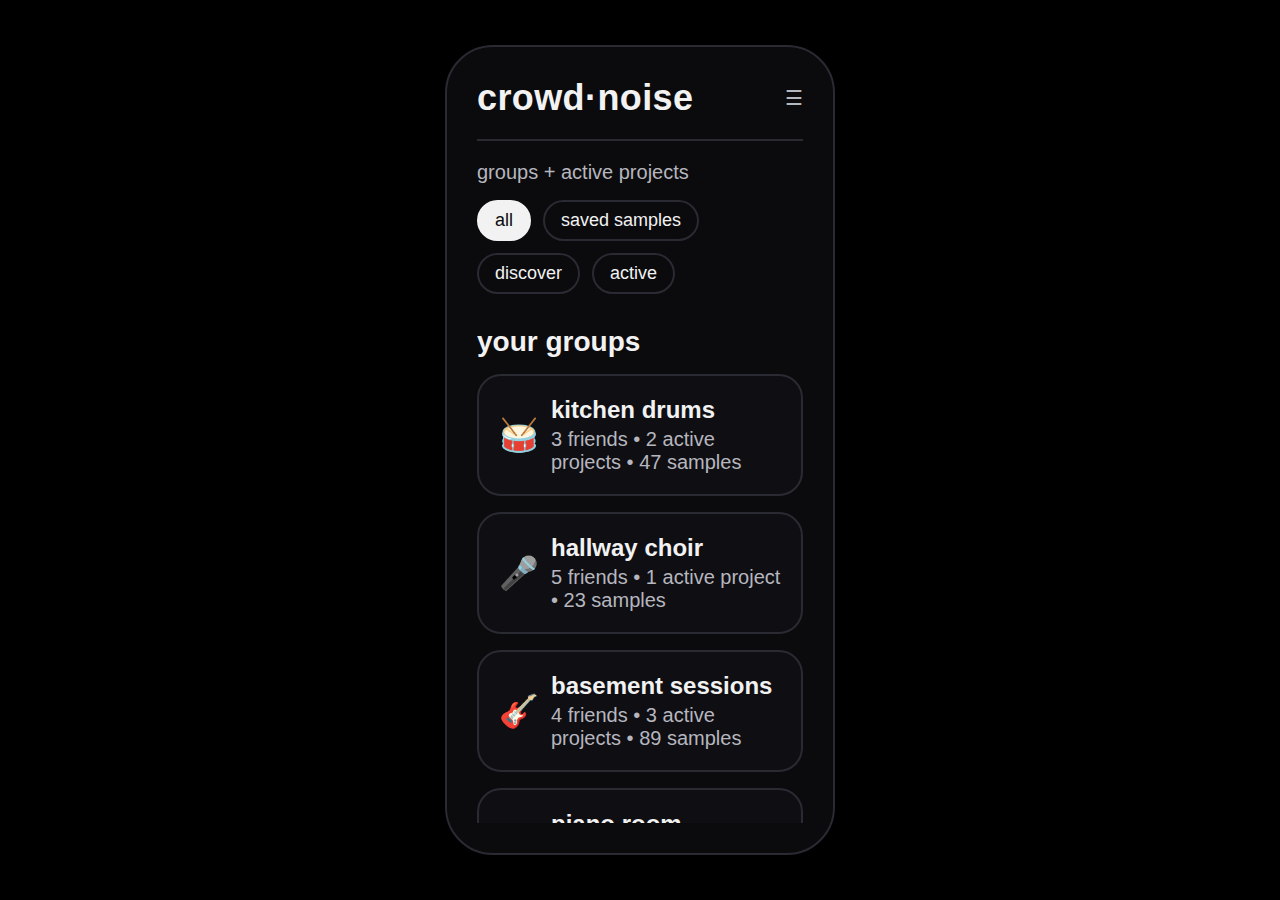
<file: website/index.html>
<!DOCTYPE html>
<html lang="en">
  <head>
    <meta charset="UTF-8" />
    <meta name="viewport" content="width=device-width, initial-scale=1.0" />
    <title>crowd·noise</title>
    <link rel="stylesheet" href="styles.css" />
  </head>
  <body>
    <div class="phone-frame">
      <!-- Home Screen -->
      <div class="screen active" id="home">
        <header>
          <h1>crowd·noise</h1>
          <span class="menu">☰</span>
        </header>
        <div class="content">
          <p class="section-label">groups + active projects</p>
          <div class="pills">
            <span class="pill active-pill">all</span>
            <span class="pill" data-screen="library">saved samples</span>
            <span class="pill" data-screen="discover">discover</span>
            <span class="pill">active</span>
          </div>
          <h2>your groups</h2>
          <div class="card" data-screen="home">
            <div class="card-header">
              <span class="icon">🥁</span>
              <div>
                <h3>kitchen drums</h3>
                <p class="muted">3 friends • 2 active projects • 47 samples</p>
              </div>
            </div>
          </div>
          <div class="card" data-screen="home">
            <div class="card-header">
              <span class="icon">🎤</span>
              <div>
                <h3>hallway choir</h3>
                <p class="muted">5 friends • 1 active project • 23 samples</p>
              </div>
            </div>
          </div>
          <div class="card" data-screen="home">
            <div class="card-header">
              <span class="icon">🎸</span>
              <div>
                <h3>basement sessions</h3>
                <p class="muted">4 friends • 3 active projects • 89 samples</p>
              </div>
            </div>
          </div>
          <div class="card" data-screen="home">
            <div class="card-header">
              <span class="icon">🎹</span>
              <div>
                <h3>piano room</h3>
                <p class="muted">2 friends • 0 active projects • 12 samples</p>
              </div>
            </div>
          </div>
          <h2>active projects</h2>
          <div
            class="project-card"
            data-screen="project-detail"
            data-project="ye"
          >
            <div
              class="album-cover-preview"
              style="background-image: url('images/ye.png')"
            ></div>
            <div class="project-info">
              <h3>ye</h3>
              <p class="muted">42% • 3/7 tracks</p>
              <p class="faint">needs: kick, snare, keys</p>
              <div class="progress-bar">
                <div class="progress-fill" style="width: 42%"></div>
              </div>
            </div>
          </div>
          <div
            class="project-card"
            data-screen="project-detail"
            data-project="carti"
          >
            <div
              class="album-cover-preview"
              style="background-image: url('images/wholelottared.png')"
            ></div>
            <div class="project-info">
              <h3>whole lotta red</h3>
              <p class="muted">8% • 1/12 tracks</p>
              <p class="faint">needs: hi-hats, glitch, adlibs</p>
              <div class="progress-bar">
                <div class="progress-fill" style="width: 8%"></div>
              </div>
            </div>
          </div>
          <div
            class="project-card"
            data-screen="project-detail"
            data-project="currents"
          >
            <div
              class="album-cover-preview"
              style="background-image: url('images/currents.png')"
            ></div>
            <div class="project-info">
              <h3>currents</h3>
              <p class="muted">67% • 8/12 tracks</p>
              <p class="faint">needs: synth texture, bass line</p>
              <div class="progress-bar">
                <div class="progress-fill" style="width: 67%"></div>
              </div>
            </div>
          </div>
          <div
            class="project-card"
            data-screen="project-detail"
            data-project="1989"
          >
            <div
              class="album-cover-preview"
              style="background-image: url('images/1989.png')"
            ></div>
            <div class="project-info">
              <h3>1989</h3>
              <p class="muted">0% • 0/13 tracks</p>
              <p class="faint">needs: lots of singing</p>
              <div class="progress-bar">
                <div class="progress-fill" style="width: 0%"></div>
              </div>
            </div>
          </div>
          <button class="cta-button" data-screen="project-detail">
            start a new project
          </button>
          <p class="footer-text">lowercase. no clutter. one thing at a time.</p>
        </div>
      </div>

      <!-- Project Detail Screen -->
      <div class="screen" id="project-detail">
        <header>
          <button class="back" onclick="showScreen('home')">←</button>
          <h1 id="project-title">ye</h1>
          <span class="menu">⚙</span>
        </header>
        <div class="content">
          <div
            class="album-cover-large"
            id="album-cover"
            style="background-image: url('images/ye.png')"
          >
            <div
              class="cover-reveal"
              id="cover-reveal"
              style="clip-path: polygon(0 0, 100% 0, 100% 42%, 0 42%)"
            ></div>
          </div>
          <p class="section-label">layered tracks</p>
          <div class="track-list">
            <div class="track-item" data-screen="editing">
              <span class="track-icon">🎵</span>
              <div class="track-info">
                <h3>kick</h3>
                <p class="faint">assigned to @miles • done</p>
              </div>
              <span class="track-status">✓</span>
            </div>
            <div class="track-item" data-screen="assignment">
              <span class="track-icon">🎵</span>
              <div class="track-info">
                <h3>snare</h3>
                <p class="faint">unassigned • priority</p>
              </div>
              <span class="track-status pending">+</span>
            </div>
            <div class="track-item" data-screen="editing">
              <span class="track-icon">🎹</span>
              <div class="track-info">
                <h3>keys</h3>
                <p class="faint">assigned to @alex • done</p>
              </div>
              <span class="track-status">✓</span>
            </div>
            <div class="track-item" data-screen="editing">
              <span class="track-icon">🎸</span>
              <div class="track-info">
                <h3>bass</h3>
                <p class="faint">assigned to @sam • done</p>
              </div>
              <span class="track-status">✓</span>
            </div>
            <div class="track-item" data-screen="assignment">
              <span class="track-icon">🎤</span>
              <div class="track-info">
                <h3>vocal texture</h3>
                <p class="faint">unassigned</p>
              </div>
              <span class="track-status pending">+</span>
            </div>
            <div class="track-item" data-screen="assignment">
              <span class="track-icon">🥁</span>
              <div class="track-info">
                <h3>hi-hats</h3>
                <p class="faint">unassigned</p>
              </div>
              <span class="track-status pending">+</span>
            </div>
            <div class="track-item" data-screen="assignment">
              <span class="track-icon">🎺</span>
              <div class="track-info">
                <h3>strings</h3>
                <p class="faint">unassigned</p>
              </div>
              <span class="track-status pending">+</span>
            </div>
          </div>
          <div class="project-stats">
            <div class="stat-item">
              <span class="stat-value">42%</span>
              <span class="stat-label">complete</span>
            </div>
            <div class="stat-item">
              <span class="stat-value">3/7</span>
              <span class="stat-label">tracks</span>
            </div>
            <div class="stat-item">
              <span class="stat-value">12</span>
              <span class="stat-label">samples</span>
            </div>
          </div>
          <button class="cta-button" data-screen="assignment">
            assign sounds
          </button>
          <button class="cta-button secondary" data-screen="publish">
            publish remake
          </button>
        </div>
      </div>

      <!-- Publish Screen -->
      <div class="screen" id="publish">
        <header>
          <button class="back" onclick="showScreen('project-detail')">←</button>
          <h1>publish</h1>
          <span class="menu">✓</span>
        </header>
        <div class="content">
          <p class="section-label">share your remake with the community</p>
          <div class="card">
            <h3>ye</h3>
            <p class="muted">42% complete • 3/7 tracks</p>
            <p class="faint">by kitchen drums</p>
          </div>
          <div class="publish-options">
            <h2>publish options</h2>
            <div class="option-item">
              <input type="checkbox" id="allow-voting" checked />
              <label for="allow-voting">
                <h3>allow voting</h3>
                <p class="faint">let others rate creativity</p>
              </label>
            </div>
            <div class="option-item">
              <input type="checkbox" id="allow-borrowing" checked />
              <label for="allow-borrowing">
                <h3>allow sample borrowing</h3>
                <p class="faint">others can use your samples</p>
              </label>
            </div>
            <div class="option-item">
              <input type="checkbox" id="show-provenance" />
              <label for="show-provenance">
                <h3>show provenance</h3>
                <p class="faint">reveal where sounds came from</p>
              </label>
            </div>
          </div>
          <button class="cta-button" onclick="publishRemake()">
            publish to discover
          </button>
        </div>
      </div>

      <!-- Assignment Screen -->
      <div class="screen" id="assignment">
        <header>
          <button class="back" onclick="showScreen('project-detail')">←</button>
          <h1>assign sounds</h1>
          <span class="menu">✓</span>
        </header>
        <div class="content">
          <p class="section-label">who should make this sound?</p>
          <div class="card">
            <h3>snare</h3>
            <p class="muted">needs: punchy, tight</p>
          </div>
          <h2>team members</h2>
          <div class="member-list">
            <div class="member-item" onclick="assignSound(this)">
              <span class="member-avatar">👤</span>
              <div class="member-info">
                <h3>@miles</h3>
                <p class="faint">2 sounds assigned</p>
              </div>
              <span class="assign-btn">assign</span>
            </div>
            <div class="member-item" onclick="assignSound(this)">
              <span class="member-avatar">👤</span>
              <div class="member-info">
                <h3>@alex</h3>
                <p class="faint">1 sound assigned</p>
              </div>
              <span class="assign-btn">assign</span>
            </div>
            <div class="member-item" onclick="assignSound(this)">
              <span class="member-avatar">👤</span>
              <div class="member-info">
                <h3>@sam</h3>
                <p class="faint">0 sounds assigned • available</p>
              </div>
              <span class="assign-btn">assign</span>
            </div>
            <div class="member-item" onclick="assignSound(this)">
              <span class="member-avatar">👤</span>
              <div class="member-info">
                <h3>@jordan</h3>
                <p class="faint">1 sound assigned • busy</p>
              </div>
              <span class="assign-btn">assign</span>
            </div>
          </div>
          <div class="assignment-tips">
            <p class="faint">
              💡 tip: assign sounds based on each member's strengths. @miles is
              great with drums, @alex excels at keys.
            </p>
          </div>
          <button class="cta-button" data-screen="recording">
            record new sound
          </button>
        </div>
      </div>

      <!-- Recording Screen -->
      <div class="screen" id="recording">
        <header>
          <button class="back" onclick="showScreen('assignment')">←</button>
          <h1>recording</h1>
          <span class="menu">✕</span>
        </header>
        <div class="content recording-content">
          <div class="recording-circle">
            <button class="record-button" id="record-btn">●</button>
            <p class="muted">tap to record</p>
            <p class="faint" id="timer">0.0s</p>
          </div>
          <div class="upload-section">
            <label for="video-upload" class="upload-button">
              <span>📁</span>
              <span>upload video</span>
            </label>
            <input type="file" id="video-upload" accept="video/*" style="display: none;" />
          </div>
          <div class="recording-info">
            <h3>recording: snare</h3>
            <p class="muted">make it punchy and tight</p>
          </div>
          <div class="recording-tips">
            <p class="faint">
              💡 try: banging a table, tapping a desk, or using a basketball
            </p>
          </div>
        </div>
      </div>

      <!-- Library / Samples Screen -->
      <div class="screen" id="library">
        <header>
          <button class="back" onclick="showScreen('home')">←</button>
          <h1>saved samples</h1>
          <span class="menu">🔍</span>
        </header>
        <div class="content">
          <div class="search-bar">
            <input
              type="text"
              placeholder="search samples..."
              class="search-input"
            />
          </div>
          <div class="pills">
            <span class="pill active-pill">all</span>
            <span class="pill">drums</span>
            <span class="pill">keys</span>
            <span class="pill">vocal</span>
            <span class="pill">texture</span>
          </div>
          <h2>your samples</h2>
          <div class="sample-grid">
            <div class="sample-card" data-screen="editing">
              <span class="sample-icon">🥁</span>
              <h3>kitchen drum</h3>
              <p class="faint">0.6s • @miles</p>
            </div>
            <div class="sample-card" data-screen="editing">
              <span class="sample-icon">⌨️</span>
              <h3>key clack</h3>
              <p class="faint">0.4s • @alex</p>
            </div>
            <div class="sample-card" data-screen="editing">
              <span class="sample-icon">🏀</span>
              <h3>basketball</h3>
              <p class="faint">1.2s • @miles</p>
            </div>
            <div class="sample-card" data-screen="editing">
              <span class="sample-icon">🎤</span>
              <h3>vocal hum</h3>
              <p class="faint">2.1s • @sam</p>
            </div>
            <div class="sample-card" data-screen="editing">
              <span class="sample-icon">📱</span>
              <h3>phone buzz</h3>
              <p class="faint">0.8s • @alex</p>
            </div>
            <div class="sample-card" data-screen="editing">
              <span class="sample-icon">🚪</span>
              <h3>door creak</h3>
              <p class="faint">1.5s • @miles</p>
            </div>
          </div>
        </div>
      </div>

      <!-- Sample Editing Screen -->
      <div class="screen" id="editing">
        <header>
          <button class="back" onclick="showScreen('library')">←</button>
          <h1>editing</h1>
          <span class="menu">✓</span>
        </header>
        <div class="content">
          <p class="section-label">transform your sound</p>
          <div class="card">
            <h3>snare — "kitchen drum"</h3>
            <p class="muted">clip #12 • 0.6s • @miles</p>
          </div>
          <div class="editor-tabs">
            <span class="tab active-tab">tone</span>
            <span class="tab">eq</span>
            <span class="tab">effects</span>
            <span class="tab">space</span>
          </div>
          <div class="slider-group">
            <label>tone</label>
            <div class="slider-container">
              <input type="range" class="slider" min="0" max="100" value="35" />
              <span class="slider-value">warm</span>
            </div>
          </div>
          <div class="slider-group">
            <label>shape</label>
            <div class="slider-container">
              <input type="range" class="slider" min="0" max="100" value="60" />
              <span class="slider-value">punch</span>
            </div>
          </div>
          <div class="slider-group">
            <label>brightness</label>
            <div class="slider-container">
              <input type="range" class="slider" min="0" max="100" value="45" />
              <span class="slider-value">balanced</span>
            </div>
          </div>
          <h2>eq</h2>
          <div class="eq-visualizer">
            <div class="eq-band">
              <label>low</label>
              <input
                type="range"
                class="slider vertical"
                min="-12"
                max="12"
                value="2"
              />
              <span class="eq-value">+2db</span>
            </div>
            <div class="eq-band">
              <label>mid</label>
              <input
                type="range"
                class="slider vertical"
                min="-12"
                max="12"
                value="0"
              />
              <span class="eq-value">0db</span>
            </div>
            <div class="eq-band">
              <label>high</label>
              <input
                type="range"
                class="slider vertical"
                min="-12"
                max="12"
                value="-1"
              />
              <span class="eq-value">-1db</span>
            </div>
          </div>
          <h2>effects</h2>
          <div class="effect-toggle">
            <span>reverb</span>
            <label class="toggle-switch">
              <input type="checkbox" />
              <span class="toggle-slider"></span>
            </label>
          </div>
          <div class="slider-group">
            <label>reverb amount</label>
            <div class="slider-container">
              <input type="range" class="slider" min="0" max="100" value="25" />
              <span class="slider-value">subtle</span>
            </div>
          </div>
          <div class="effect-toggle">
            <span>delay</span>
            <label class="toggle-switch">
              <input type="checkbox" />
              <span class="toggle-slider"></span>
            </label>
          </div>
          <div class="slider-group">
            <label>delay time</label>
            <div class="slider-container">
              <input type="range" class="slider" min="0" max="100" value="30" />
              <span class="slider-value">short</span>
            </div>
          </div>
          <div class="effect-toggle">
            <span>compression</span>
            <label class="toggle-switch">
              <input type="checkbox" checked />
              <span class="toggle-slider"></span>
            </label>
          </div>
          <div class="slider-group">
            <label>compression ratio</label>
            <div class="slider-container">
              <input type="range" class="slider" min="0" max="100" value="40" />
              <span class="slider-value">moderate</span>
            </div>
          </div>
          <div class="effect-toggle">
            <span>distortion</span>
            <label class="toggle-switch">
              <input type="checkbox" />
              <span class="toggle-slider"></span>
            </label>
          </div>
          <div class="slider-group">
            <label>distortion amount</label>
            <div class="slider-container">
              <input type="range" class="slider" min="0" max="100" value="15" />
              <span class="slider-value">light</span>
            </div>
          </div>
          <div class="effect-toggle">
            <span>chorus</span>
            <label class="toggle-switch">
              <input type="checkbox" />
              <span class="toggle-slider"></span>
            </label>
          </div>
          <div class="slider-group">
            <label>chorus depth</label>
            <div class="slider-container">
              <input type="range" class="slider" min="0" max="100" value="20" />
              <span class="slider-value">subtle</span>
            </div>
          </div>
          <h2>trim</h2>
          <div class="trim-controls">
            <div class="trim-display">
              <span class="faint">0.0s</span>
              <div class="trim-bar">
                <div class="trim-handle start"></div>
                <div class="trim-handle end"></div>
              </div>
              <span class="faint">0.6s</span>
            </div>
            <p class="faint">drag handles to trim • selected: 0.45s - 1.05s</p>
          </div>
          <div class="preview-box">
            <button class="play-button">▶︎</button>
            <p class="muted">preview</p>
          </div>
          <button class="cta-button" data-screen="provenance">
            save + view provenance
          </button>
        </div>
      </div>

      <!-- Provenance / Original Sound Screen -->
      <div class="screen" id="provenance">
        <header>
          <button class="back" onclick="showScreen('editing')">←</button>
          <h1>provenance</h1>
          <span class="menu">•••</span>
        </header>
        <div class="content">
          <p class="section-label">tap any sound to rewind to the original</p>
          <div class="card">
            <h3>current sound</h3>
            <p class="muted">snare — "kitchen drum"</p>
            <p class="faint">derived from: clip #12 • 0.6s • @miles</p>
          </div>
          <h2>chain</h2>
          <div class="chain-item">
            <span class="chain-icon">📹</span>
            <div>
              <h3>original clip</h3>
              <p class="faint">video + audio • recorded 9:14pm</p>
            </div>
          </div>
          <div class="chain-arrow">↓</div>
          <div class="chain-item">
            <span class="chain-icon">✂️</span>
            <div>
              <h3>trim</h3>
              <p class="faint">0.45s - 1.05s</p>
            </div>
          </div>
          <div class="chain-arrow">↓</div>
          <div class="chain-item">
            <span class="chain-icon">🎚️</span>
            <div>
              <h3>tone</h3>
              <p class="faint">warm</p>
            </div>
          </div>
          <div class="chain-arrow">↓</div>
          <div class="chain-item">
            <span class="chain-icon">🔊</span>
            <div>
              <h3>shape</h3>
              <p class="faint">punch</p>
            </div>
          </div>
          <div class="chain-arrow">↓</div>
          <div class="chain-item">
            <span class="chain-icon">💾</span>
            <div>
              <h3>export</h3>
              <p class="faint">snare.wav</p>
            </div>
          </div>
          <h2>original</h2>
          <div class="video-preview">
            <p class="faint">video preview</p>
            <button class="play-button large">▶︎</button>
            <p class="muted">play original clip (0.6s)</p>
          </div>
          <button class="cta-button" data-screen="voting">
            credit + save provenance card
          </button>
        </div>
      </div>

      <!-- Voting / Creativity Screen -->
      <div class="screen" id="voting">
        <header>
          <button class="back" onclick="showScreen('provenance')">←</button>
          <h1>voting</h1>
          <span class="menu">•••</span>
        </header>
        <div class="content">
          <p class="section-label">rate creativity</p>
          <div class="voting-card">
            <div class="voting-header">
              <span class="voting-icon">🏀</span>
              <div>
                <h3>basketball dribble → drum</h3>
                <p class="muted">@miles • kitchen drums</p>
              </div>
            </div>
            <p class="faint">
              using a basketball as a drum sound is cooler than beating on a
              table
            </p>
            <div class="rating-section">
              <h2>how creative?</h2>
              <div class="stars">
                <span class="star">★</span>
                <span class="star">★</span>
                <span class="star">★</span>
                <span class="star">★</span>
                <span class="star">★</span>
              </div>
            </div>
          </div>
          <div class="voting-card">
            <div class="voting-header">
              <span class="voting-icon">⌨️</span>
              <div>
                <h3>key clack → hi-hat</h3>
                <p class="muted">@alex • hallway choir</p>
              </div>
            </div>
            <p class="faint">simple but effective</p>
            <div class="rating-section">
              <h2>how creative?</h2>
              <div class="stars">
                <span class="star">★</span>
                <span class="star">★</span>
                <span class="star">★</span>
                <span class="star">★</span>
                <span class="star">★</span>
              </div>
            </div>
          </div>
          <div class="voting-card">
            <div class="voting-header">
              <span class="voting-icon">🚪</span>
              <div>
                <h3>door creak → texture</h3>
                <p class="muted">@sam • kitchen drums</p>
              </div>
            </div>
            <p class="faint">atmospheric and unexpected</p>
            <div class="rating-section">
              <h2>how creative?</h2>
              <div class="stars">
                <span class="star">★</span>
                <span class="star">★</span>
                <span class="star">★</span>
                <span class="star">★</span>
                <span class="star">★</span>
              </div>
            </div>
          </div>
          <div class="voting-card">
            <div class="voting-header">
              <span class="voting-icon">💧</span>
              <div>
                <h3>water drop → hi-hat</h3>
                <p class="muted">@alex • hallway choir</p>
              </div>
            </div>
            <p class="faint">clean and precise</p>
            <div class="rating-section">
              <h2>how creative?</h2>
              <div class="stars">
                <span class="star">★</span>
                <span class="star">★</span>
                <span class="star">★</span>
                <span class="star">★</span>
                <span class="star">★</span>
              </div>
            </div>
          </div>
          <div class="voting-card">
            <div class="voting-header">
              <span class="voting-icon">📦</span>
              <div>
                <h3>cardboard → kick</h3>
                <p class="muted">@miles • kitchen drums</p>
              </div>
            </div>
            <p class="faint">surprisingly punchy</p>
            <div class="rating-section">
              <h2>how creative?</h2>
              <div class="stars">
                <span class="star">★</span>
                <span class="star">★</span>
                <span class="star">★</span>
                <span class="star">★</span>
                <span class="star">★</span>
              </div>
            </div>
          </div>
          <div class="voting-stats">
            <p class="muted">voting on 5 samples • 12 total votes</p>
          </div>
          <button class="cta-button" data-screen="home">submit votes</button>
        </div>
      </div>

      <!-- Discover / Community Screen -->
      <div class="screen" id="discover">
        <header>
          <button class="back" onclick="showScreen('home')">←</button>
          <h1>discover</h1>
          <span class="menu">🔍</span>
        </header>
        <div class="content">
          <div class="search-bar">
            <input
              type="text"
              placeholder="search remakes..."
              class="search-input"
            />
          </div>
          <div class="pills">
            <span class="pill active-pill">trending</span>
            <span class="pill">newest</span>
            <span class="pill">most creative</span>
            <span class="pill">samples</span>
          </div>
          <h2>trending remakes</h2>
          <div class="discover-card" data-screen="published-detail" data-id="1">
            <div
              class="discover-cover"
              style="background-image: url('images/currents.png')"
            ></div>
            <div class="discover-info">
              <h3>currents</h3>
              <p class="muted">by basement sessions</p>
              <div class="discover-stats">
                <span class="stat-badge">⭐ 4.8</span>
                <span class="stat-badge">👥 234 votes</span>
                <span class="stat-badge">📥 12 borrowed</span>
              </div>
            </div>
          </div>
          <div class="discover-card" data-screen="published-detail" data-id="2">
            <div
              class="discover-cover"
              style="background-image: url('images/ye.png')"
            ></div>
            <div class="discover-info">
              <h3>ye</h3>
              <p class="muted">by kitchen drums</p>
              <div class="discover-stats">
                <span class="stat-badge">⭐ 4.5</span>
                <span class="stat-badge">👥 189 votes</span>
                <span class="stat-badge">📥 8 borrowed</span>
              </div>
            </div>
          </div>
          <div class="discover-card" data-screen="published-detail" data-id="3">
            <div
              class="discover-cover"
              style="background-image: url('images/wholelottared.png')"
            ></div>
            <div class="discover-info">
              <h3>whole lotta red</h3>
              <p class="muted">by hallway choir</p>
              <div class="discover-stats">
                <span class="stat-badge">⭐ 4.2</span>
                <span class="stat-badge">👥 156 votes</span>
                <span class="stat-badge">📥 5 borrowed</span>
              </div>
            </div>
          </div>
          <h2>popular samples</h2>
          <div class="sample-grid">
            <div class="sample-card" data-screen="sample-detail">
              <span class="sample-icon">🏀</span>
              <h3>basketball</h3>
              <p class="faint">@miles • 234 uses</p>
            </div>
            <div class="sample-card" data-screen="sample-detail">
              <span class="sample-icon">⌨️</span>
              <h3>key clack</h3>
              <p class="faint">@alex • 189 uses</p>
            </div>
            <div class="sample-card" data-screen="sample-detail">
              <span class="sample-icon">🚪</span>
              <h3>door creak</h3>
              <p class="faint">@sam • 156 uses</p>
            </div>
            <div class="sample-card" data-screen="sample-detail">
              <span class="sample-icon">💧</span>
              <h3>water drop</h3>
              <p class="faint">@alex • 142 uses</p>
            </div>
          </div>
        </div>
      </div>

      <!-- Published Remake Detail Screen -->
      <div class="screen" id="published-detail">
        <header>
          <button class="back" onclick="showScreen('discover')">←</button>
          <h1 id="published-title">currents</h1>
          <span class="menu">⋯</span>
        </header>
        <div class="content">
          <div
            class="album-cover-large"
            style="background-image: url('images/currents.png')"
          >
            <div
              class="cover-reveal"
              style="clip-path: polygon(0 0, 100% 0, 100% 33%, 0 33%)"
            ></div>
          </div>
          <div class="published-header">
            <div>
              <h2>by basement sessions</h2>
              <p class="muted">4 members • published 2 days ago</p>
            </div>
            <div class="published-rating">
              <span class="rating-stars">⭐⭐⭐⭐⭐</span>
              <p class="muted">4.8 • 234 votes</p>
            </div>
          </div>
          <div class="pills">
            <span class="pill active-pill">listen</span>
            <span class="pill" onclick="showSampleList()">samples</span>
            <span class="pill" onclick="showProvenance()">provenance</span>
          </div>
          <div class="play-controls">
            <button class="play-button large">▶︎</button>
            <p class="muted">play remake</p>
          </div>
          <h2>rate creativity</h2>
          <div class="rating-section">
            <div class="stars">
              <span class="star">★</span>
              <span class="star">★</span>
              <span class="star">★</span>
              <span class="star">★</span>
              <span class="star">★</span>
            </div>
            <p class="faint">tap stars to vote</p>
          </div>
          <h2>borrow samples</h2>
          <div class="borrow-list">
            <div class="borrow-item" onclick="borrowSample(this)">
              <span class="sample-icon">🎵</span>
              <div class="borrow-info">
                <h3>kick</h3>
                <p class="faint">by @miles • 12 uses</p>
              </div>
              <span class="borrow-btn">borrow</span>
            </div>
            <div class="borrow-item" onclick="borrowSample(this)">
              <span class="sample-icon">🎹</span>
              <div class="borrow-info">
                <h3>keys</h3>
                <p class="faint">by @alex • 8 uses</p>
              </div>
              <span class="borrow-btn">borrow</span>
            </div>
            <div class="borrow-item" onclick="borrowSample(this)">
              <span class="sample-icon">🎸</span>
              <div class="borrow-info">
                <h3>bass</h3>
                <p class="faint">by @sam • 5 uses</p>
              </div>
              <span class="borrow-btn">borrow</span>
            </div>
          </div>
          <button class="cta-button" onclick="borrowAll()">
            borrow all samples
          </button>
        </div>
      </div>

      <!-- Sample Detail Screen (from discover) -->
      <div class="screen" id="sample-detail">
        <header>
          <button class="back" onclick="showScreen('discover')">←</button>
          <h1>sample</h1>
          <span class="menu">⋯</span>
        </header>
        <div class="content">
          <div class="sample-preview-large">
            <span class="sample-icon" style="font-size: 80px">🏀</span>
            <h2>basketball</h2>
            <p class="muted">by @miles • kitchen drums</p>
          </div>
          <div class="sample-stats-large">
            <div class="stat-item">
              <span class="stat-value">234</span>
              <span class="stat-label">uses</span>
            </div>
            <div class="stat-item">
              <span class="stat-value">4.8</span>
              <span class="stat-label">rating</span>
            </div>
            <div class="stat-item">
              <span class="stat-value">1.2s</span>
              <span class="stat-label">duration</span>
            </div>
          </div>
          <div class="preview-box">
            <button class="play-button large">▶︎</button>
            <p class="muted">preview</p>
          </div>
          <div class="card">
            <h3>provenance</h3>
            <p class="faint">original: video clip • recorded 9:14pm</p>
            <p class="faint">transformed: tone warm, shape punch</p>
          </div>
          <h2>used in</h2>
          <div class="used-in-list">
            <div class="used-in-item" data-screen="published-detail">
              <div
                class="used-in-cover"
                style="background-image: url('images/currents.png')"
              ></div>
              <div>
                <h3>currents</h3>
                <p class="faint">by basement sessions</p>
              </div>
            </div>
            <div class="used-in-item" data-screen="published-detail">
              <div
                class="used-in-cover"
                style="background-image: url('images/ye.png')"
              ></div>
              <div>
                <h3>ye</h3>
                <p class="faint">by kitchen drums</p>
              </div>
            </div>
          </div>
          <button class="cta-button" onclick="borrowThisSample()">
            borrow this sample
          </button>
        </div>
      </div>
    </div>

    <script src="app.js"></script>
  </body>
</html>
</file>
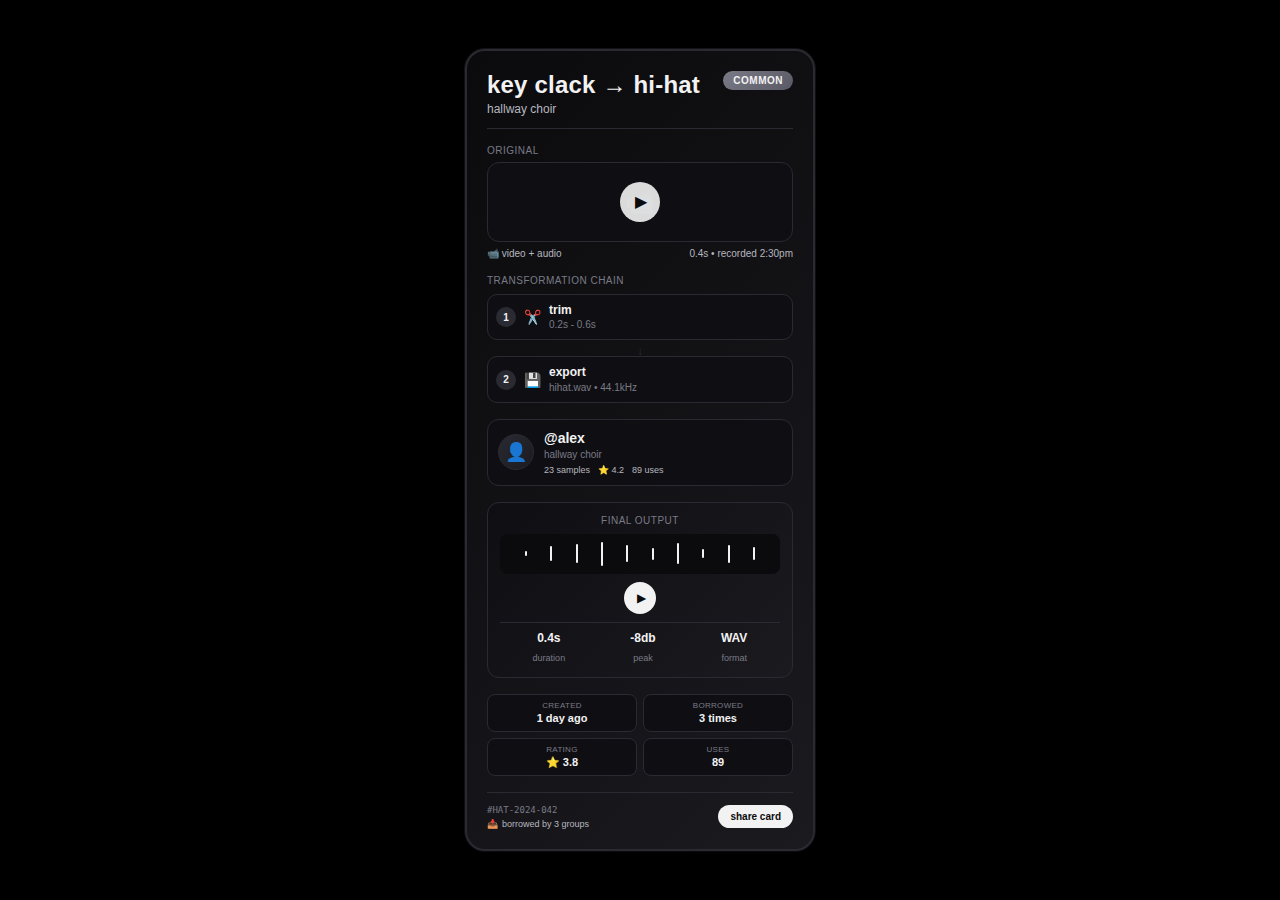
<file: website/sample-card-common.html>
<!DOCTYPE html>
<html lang="en">
  <head>
    <meta charset="UTF-8" />
    <meta name="viewport" content="width=device-width, initial-scale=1.0" />
    <title>sample card • common • crowd·noise</title>
    <link rel="stylesheet" href="styles.css" />
    <style>
      body {
        background: #000;
        padding: 40px 20px;
        display: flex;
        justify-content: center;
        align-items: center;
        min-height: 100vh;
      }

      .sample-card-container {
        max-width: 350px;
        width: 100%;
      }

      .collectible-card {
        background: linear-gradient(135deg, #0b0b0d 0%, #1a1a1f 100%);
        border: 2px solid #2a2a33;
        border-radius: 20px;
        padding: 20px;
        box-shadow: 0 10px 30px rgba(0, 0, 0, 0.8),
          0 0 0 1px rgba(242, 242, 242, 0.1);
        position: relative;
        overflow: hidden;
      }

      .card-header {
        display: flex;
        justify-content: space-between;
        align-items: flex-start;
        margin-bottom: 16px;
        padding-bottom: 12px;
        border-bottom: 1px solid #2a2a33;
      }

      .card-title {
        flex: 1;
      }

      .card-title h1 {
        font-size: 24px;
        font-weight: 600;
        margin-bottom: 2px;
        letter-spacing: 0.2px;
        line-height: 1.2;
      }

      .card-title .subtitle {
        font-size: 12px;
        color: #b6b6bf;
      }

      .rarity-badge {
        padding: 4px 10px;
        background: linear-gradient(135deg, #7a7a86, #5a5a66);
        color: #f2f2f2;
        border-radius: 12px;
        font-size: 10px;
        font-weight: 700;
        text-transform: uppercase;
        letter-spacing: 0.5px;
      }

      .video-preview-section {
        margin-bottom: 16px;
      }

      .video-preview-label {
        font-size: 10px;
        color: #7a7a86;
        margin-bottom: 6px;
        text-transform: uppercase;
        letter-spacing: 0.5px;
      }

      .video-preview-box {
        width: 100%;
        height: 80px;
        background: #0f0f13;
        border: 1px solid #2a2a33;
        border-radius: 12px;
        display: flex;
        align-items: center;
        justify-content: center;
        position: relative;
        overflow: hidden;
      }

      .video-preview-box::before {
        content: "📹";
        font-size: 24px;
        opacity: 0.3;
      }

      .play-overlay {
        position: absolute;
        top: 50%;
        left: 50%;
        transform: translate(-50%, -50%);
        width: 40px;
        height: 40px;
        background: rgba(242, 242, 242, 0.9);
        border-radius: 50%;
        display: flex;
        align-items: center;
        justify-content: center;
        cursor: pointer;
        transition: transform 0.2s;
      }

      .play-overlay:hover {
        transform: translate(-50%, -50%) scale(1.1);
      }

      .play-overlay::after {
        content: "▶";
        font-size: 16px;
        color: #0b0b0d;
        margin-left: 2px;
      }

      .video-info {
        display: flex;
        justify-content: space-between;
        margin-top: 6px;
        font-size: 10px;
        color: #b6b6bf;
      }

      .transformation-chain {
        margin-bottom: 16px;
      }

      .chain-label {
        font-size: 10px;
        color: #7a7a86;
        margin-bottom: 8px;
        text-transform: uppercase;
        letter-spacing: 0.5px;
      }

      .chain-step {
        background: #0f0f13;
        border: 1px solid #2a2a33;
        border-radius: 10px;
        padding: 8px;
        margin-bottom: 6px;
        display: flex;
        align-items: center;
        gap: 8px;
        transition: border-color 0.2s;
      }

      .chain-step:hover {
        border-color: #b6b6bf;
      }

      .chain-step-number {
        width: 20px;
        height: 20px;
        background: #2a2a33;
        border-radius: 50%;
        display: flex;
        align-items: center;
        justify-content: center;
        font-size: 10px;
        font-weight: 600;
        flex-shrink: 0;
      }

      .chain-step-content {
        flex: 1;
      }

      .chain-step-content h3 {
        font-size: 12px;
        margin-bottom: 2px;
        line-height: 1.2;
      }

      .chain-step-content p {
        font-size: 10px;
        color: #7a7a86;
        line-height: 1.2;
      }

      .chain-icon {
        font-size: 14px;
      }

      .arrow-down {
        text-align: center;
        color: #2a2a33;
        font-size: 12px;
        margin: -2px 0;
      }

      .creator-section {
        background: #0f0f13;
        border: 1px solid #2a2a33;
        border-radius: 12px;
        padding: 10px;
        margin-bottom: 16px;
        display: flex;
        align-items: center;
        gap: 10px;
      }

      .creator-avatar {
        width: 36px;
        height: 36px;
        background: linear-gradient(135deg, #2a2a33, #1a1a1f);
        border-radius: 50%;
        display: flex;
        align-items: center;
        justify-content: center;
        font-size: 18px;
        border: 1px solid #2a2a33;
        flex-shrink: 0;
      }

      .creator-info h3 {
        font-size: 14px;
        margin-bottom: 2px;
        line-height: 1.2;
      }

      .creator-info p {
        font-size: 10px;
        color: #7a7a86;
        line-height: 1.2;
      }

      .creator-stats {
        display: flex;
        gap: 8px;
        margin-top: 4px;
        flex-wrap: wrap;
      }

      .creator-stat {
        font-size: 9px;
        color: #b6b6bf;
      }

      .output-section {
        background: linear-gradient(135deg, #0f0f13, #1a1a1f);
        border: 1px solid #2a2a33;
        border-radius: 12px;
        padding: 12px;
        margin-bottom: 16px;
        text-align: center;
      }

      .output-label {
        font-size: 10px;
        color: #7a7a86;
        margin-bottom: 8px;
        text-transform: uppercase;
        letter-spacing: 0.5px;
      }

      .output-waveform {
        width: 100%;
        height: 40px;
        background: #0b0b0d;
        border-radius: 8px;
        margin-bottom: 8px;
        display: flex;
        align-items: center;
        justify-content: center;
        position: relative;
        overflow: hidden;
      }

      .waveform-visual {
        width: 90%;
        height: 60%;
        display: flex;
        align-items: center;
        justify-content: space-around;
        gap: 1px;
      }

      .wave-bar {
        width: 2px;
        background: #f2f2f2;
        border-radius: 1px;
        animation: wave 1.5s ease-in-out infinite;
      }

      .wave-bar:nth-child(1) {
        height: 20%;
        animation-delay: 0s;
      }
      .wave-bar:nth-child(2) {
        height: 60%;
        animation-delay: 0.1s;
      }
      .wave-bar:nth-child(3) {
        height: 80%;
        animation-delay: 0.2s;
      }
      .wave-bar:nth-child(4) {
        height: 100%;
        animation-delay: 0.3s;
      }
      .wave-bar:nth-child(5) {
        height: 70%;
        animation-delay: 0.4s;
      }
      .wave-bar:nth-child(6) {
        height: 50%;
        animation-delay: 0.5s;
      }
      .wave-bar:nth-child(7) {
        height: 90%;
        animation-delay: 0.6s;
      }
      .wave-bar:nth-child(8) {
        height: 40%;
        animation-delay: 0.7s;
      }
      .wave-bar:nth-child(9) {
        height: 75%;
        animation-delay: 0.8s;
      }
      .wave-bar:nth-child(10) {
        height: 55%;
        animation-delay: 0.9s;
      }

      @keyframes wave {
        0%,
        100% {
          transform: scaleY(1);
        }
        50% {
          transform: scaleY(1.5);
        }
      }

      .output-play-btn {
        width: 32px;
        height: 32px;
        background: #f2f2f2;
        border-radius: 50%;
        border: none;
        display: flex;
        align-items: center;
        justify-content: center;
        cursor: pointer;
        margin: 0 auto 8px;
        transition: transform 0.2s;
      }

      .output-play-btn:hover {
        transform: scale(1.1);
      }

      .output-play-btn::after {
        content: "▶";
        font-size: 12px;
        color: #0b0b0d;
        margin-left: 2px;
      }

      .output-info {
        display: flex;
        justify-content: space-around;
        margin-top: 8px;
        padding-top: 8px;
        border-top: 1px solid #2a2a33;
      }

      .output-stat {
        text-align: center;
      }

      .output-stat-value {
        font-size: 12px;
        font-weight: 600;
        display: block;
        margin-bottom: 2px;
      }

      .output-stat-label {
        font-size: 9px;
        color: #7a7a86;
      }

      .metadata-section {
        display: grid;
        grid-template-columns: 1fr 1fr;
        gap: 6px;
        margin-bottom: 16px;
      }

      .metadata-item {
        background: #0f0f13;
        border: 1px solid #2a2a33;
        border-radius: 8px;
        padding: 6px;
        text-align: center;
      }

      .metadata-label {
        font-size: 8px;
        color: #7a7a86;
        text-transform: uppercase;
        letter-spacing: 0.3px;
        margin-bottom: 2px;
      }

      .metadata-value {
        font-size: 11px;
        font-weight: 600;
        line-height: 1.2;
      }

      .collectible-footer {
        display: flex;
        justify-content: space-between;
        align-items: center;
        padding-top: 12px;
        border-top: 1px solid #2a2a33;
      }

      .card-id {
        font-size: 9px;
        color: #7a7a86;
        font-family: monospace;
      }

      .share-btn {
        padding: 6px 12px;
        background: #f2f2f2;
        color: #0b0b0d;
        border: none;
        border-radius: 12px;
        font-size: 10px;
        font-weight: 600;
        cursor: pointer;
        transition: opacity 0.2s;
      }

      .share-btn:hover {
        opacity: 0.9;
      }

      .borrow-count {
        display: flex;
        align-items: center;
        gap: 4px;
        font-size: 9px;
        color: #b6b6bf;
        margin-top: 2px;
      }
    </style>
  </head>
  <body>
    <div class="sample-card-container">
      <div class="collectible-card">
        <div class="card-header">
          <div class="card-title">
            <h1>key clack → hi-hat</h1>
            <p class="subtitle">hallway choir</p>
          </div>
          <div class="rarity-badge">common</div>
        </div>

        <div class="video-preview-section">
          <div class="video-preview-label">original</div>
          <div class="video-preview-box">
            <div class="play-overlay"></div>
          </div>
          <div class="video-info">
            <span>📹 video + audio</span>
            <span>0.4s • recorded 2:30pm</span>
          </div>
        </div>

        <div class="transformation-chain">
          <div class="chain-label">transformation chain</div>

          <div class="chain-step">
            <div class="chain-step-number">1</div>
            <span class="chain-icon">✂️</span>
            <div class="chain-step-content">
              <h3>trim</h3>
              <p>0.2s - 0.6s</p>
            </div>
          </div>

          <div class="arrow-down">↓</div>

          <div class="chain-step">
            <div class="chain-step-number">2</div>
            <span class="chain-icon">💾</span>
            <div class="chain-step-content">
              <h3>export</h3>
              <p>hihat.wav • 44.1kHz</p>
            </div>
          </div>
        </div>

        <div class="creator-section">
          <div class="creator-avatar">👤</div>
          <div class="creator-info">
            <h3>@alex</h3>
            <p>hallway choir</p>
            <div class="creator-stats">
              <span class="creator-stat">23 samples</span>
              <span class="creator-stat">⭐ 4.2</span>
              <span class="creator-stat">89 uses</span>
            </div>
          </div>
        </div>

        <div class="output-section">
          <div class="output-label">final output</div>
          <div class="output-waveform">
            <div class="waveform-visual">
              <div class="wave-bar"></div>
              <div class="wave-bar"></div>
              <div class="wave-bar"></div>
              <div class="wave-bar"></div>
              <div class="wave-bar"></div>
              <div class="wave-bar"></div>
              <div class="wave-bar"></div>
              <div class="wave-bar"></div>
              <div class="wave-bar"></div>
              <div class="wave-bar"></div>
            </div>
          </div>
          <button class="output-play-btn"></button>
          <div class="output-info">
            <div class="output-stat">
              <span class="output-stat-value">0.4s</span>
              <span class="output-stat-label">duration</span>
            </div>
            <div class="output-stat">
              <span class="output-stat-value">-8db</span>
              <span class="output-stat-label">peak</span>
            </div>
            <div class="output-stat">
              <span class="output-stat-value">WAV</span>
              <span class="output-stat-label">format</span>
            </div>
          </div>
        </div>

        <div class="metadata-section">
          <div class="metadata-item">
            <div class="metadata-label">created</div>
            <div class="metadata-value">1 day ago</div>
          </div>
          <div class="metadata-item">
            <div class="metadata-label">borrowed</div>
            <div class="metadata-value">3 times</div>
          </div>
          <div class="metadata-item">
            <div class="metadata-label">rating</div>
            <div class="metadata-value">⭐ 3.8</div>
          </div>
          <div class="metadata-item">
            <div class="metadata-label">uses</div>
            <div class="metadata-value">89</div>
          </div>
        </div>

        <div class="collectible-footer">
          <div>
            <div class="card-id">#HAT-2024-042</div>
            <div class="borrow-count" style="margin-top: 4px">
              <span>📥</span>
              <span>borrowed by 3 groups</span>
            </div>
          </div>
          <button class="share-btn">share card</button>
        </div>
      </div>
    </div>
  </body>
</html>
</file>
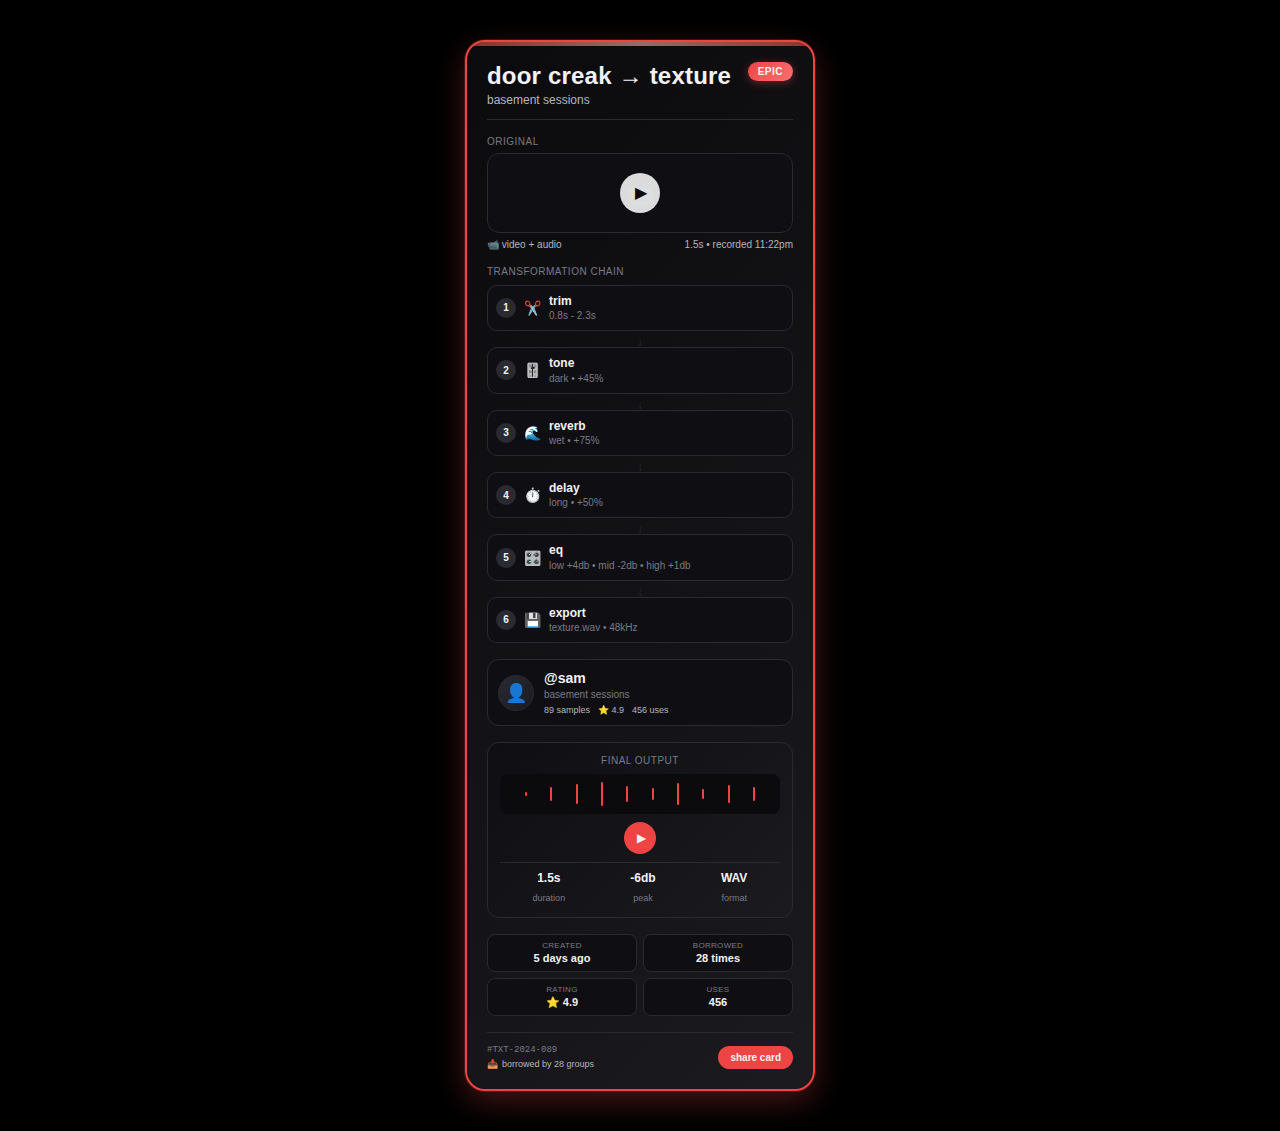
<file: website/sample-card-epic.html>
<!DOCTYPE html>
<html lang="en">
  <head>
    <meta charset="UTF-8" />
    <meta name="viewport" content="width=device-width, initial-scale=1.0" />
    <title>sample card • epic • crowd·noise</title>
    <link rel="stylesheet" href="styles.css" />
    <style>
      body {
        background: #000;
        padding: 40px 20px;
        display: flex;
        justify-content: center;
        align-items: center;
        min-height: 100vh;
      }

      .sample-card-container {
        max-width: 350px;
        width: 100%;
      }

      .collectible-card {
        background: linear-gradient(135deg, #0b0b0d 0%, #1a1a1f 100%);
        border: 2px solid #ef4444;
        border-radius: 20px;
        padding: 20px;
        box-shadow: 0 10px 30px rgba(239, 68, 68, 0.3),
          0 0 0 1px rgba(239, 68, 68, 0.2);
        position: relative;
        overflow: hidden;
      }

      .collectible-card::before {
        content: "";
        position: absolute;
        top: 0;
        left: 0;
        right: 0;
        height: 4px;
        background: linear-gradient(
          90deg,
          #ef4444,
          #f87171,
          #fca5a5,
          #f87171,
          #ef4444
        );
        opacity: 0.6;
      }

      .card-header {
        display: flex;
        justify-content: space-between;
        align-items: flex-start;
        margin-bottom: 16px;
        padding-bottom: 12px;
        border-bottom: 1px solid #2a2a33;
      }

      .card-title {
        flex: 1;
      }

      .card-title h1 {
        font-size: 24px;
        font-weight: 600;
        margin-bottom: 2px;
        letter-spacing: 0.2px;
        line-height: 1.2;
      }

      .card-title .subtitle {
        font-size: 12px;
        color: #b6b6bf;
      }

      .rarity-badge {
        padding: 4px 10px;
        background: linear-gradient(135deg, #ef4444, #f87171);
        color: #f2f2f2;
        border-radius: 12px;
        font-size: 10px;
        font-weight: 700;
        text-transform: uppercase;
        letter-spacing: 0.5px;
        box-shadow: 0 2px 8px rgba(239, 68, 68, 0.4);
      }

      .video-preview-section {
        margin-bottom: 16px;
      }

      .video-preview-label {
        font-size: 10px;
        color: #7a7a86;
        margin-bottom: 6px;
        text-transform: uppercase;
        letter-spacing: 0.5px;
      }

      .video-preview-box {
        width: 100%;
        height: 80px;
        background: #0f0f13;
        border: 1px solid #2a2a33;
        border-radius: 12px;
        display: flex;
        align-items: center;
        justify-content: center;
        position: relative;
        overflow: hidden;
      }

      .video-preview-box::before {
        content: "📹";
        font-size: 24px;
        opacity: 0.3;
      }

      .play-overlay {
        position: absolute;
        top: 50%;
        left: 50%;
        transform: translate(-50%, -50%);
        width: 40px;
        height: 40px;
        background: rgba(242, 242, 242, 0.9);
        border-radius: 50%;
        display: flex;
        align-items: center;
        justify-content: center;
        cursor: pointer;
        transition: transform 0.2s;
      }

      .play-overlay:hover {
        transform: translate(-50%, -50%) scale(1.1);
      }

      .play-overlay::after {
        content: "▶";
        font-size: 16px;
        color: #0b0b0d;
        margin-left: 2px;
      }

      .video-info {
        display: flex;
        justify-content: space-between;
        margin-top: 6px;
        font-size: 10px;
        color: #b6b6bf;
      }

      .transformation-chain {
        margin-bottom: 16px;
      }

      .chain-label {
        font-size: 10px;
        color: #7a7a86;
        margin-bottom: 8px;
        text-transform: uppercase;
        letter-spacing: 0.5px;
      }

      .chain-step {
        background: #0f0f13;
        border: 1px solid #2a2a33;
        border-radius: 10px;
        padding: 8px;
        margin-bottom: 6px;
        display: flex;
        align-items: center;
        gap: 8px;
        transition: border-color 0.2s;
      }

      .chain-step:hover {
        border-color: #ef4444;
      }

      .chain-step-number {
        width: 20px;
        height: 20px;
        background: #2a2a33;
        border-radius: 50%;
        display: flex;
        align-items: center;
        justify-content: center;
        font-size: 10px;
        font-weight: 600;
        flex-shrink: 0;
      }

      .chain-step-content {
        flex: 1;
      }

      .chain-step-content h3 {
        font-size: 12px;
        margin-bottom: 2px;
        line-height: 1.2;
      }

      .chain-step-content p {
        font-size: 10px;
        color: #7a7a86;
        line-height: 1.2;
      }

      .chain-icon {
        font-size: 14px;
      }

      .arrow-down {
        text-align: center;
        color: #2a2a33;
        font-size: 12px;
        margin: -2px 0;
      }

      .creator-section {
        background: #0f0f13;
        border: 1px solid #2a2a33;
        border-radius: 12px;
        padding: 10px;
        margin-bottom: 16px;
        display: flex;
        align-items: center;
        gap: 10px;
      }

      .creator-avatar {
        width: 36px;
        height: 36px;
        background: linear-gradient(135deg, #2a2a33, #1a1a1f);
        border-radius: 50%;
        display: flex;
        align-items: center;
        justify-content: center;
        font-size: 18px;
        border: 1px solid #2a2a33;
        flex-shrink: 0;
      }

      .creator-info h3 {
        font-size: 14px;
        margin-bottom: 2px;
        line-height: 1.2;
      }

      .creator-info p {
        font-size: 10px;
        color: #7a7a86;
        line-height: 1.2;
      }

      .creator-stats {
        display: flex;
        gap: 8px;
        margin-top: 4px;
        flex-wrap: wrap;
      }

      .creator-stat {
        font-size: 9px;
        color: #b6b6bf;
      }

      .output-section {
        background: linear-gradient(135deg, #0f0f13, #1a1a1f);
        border: 1px solid #2a2a33;
        border-radius: 12px;
        padding: 12px;
        margin-bottom: 16px;
        text-align: center;
      }

      .output-label {
        font-size: 10px;
        color: #7a7a86;
        margin-bottom: 8px;
        text-transform: uppercase;
        letter-spacing: 0.5px;
      }

      .output-waveform {
        width: 100%;
        height: 40px;
        background: #0b0b0d;
        border-radius: 8px;
        margin-bottom: 8px;
        display: flex;
        align-items: center;
        justify-content: center;
        position: relative;
        overflow: hidden;
      }

      .waveform-visual {
        width: 90%;
        height: 60%;
        display: flex;
        align-items: center;
        justify-content: space-around;
        gap: 1px;
      }

      .wave-bar {
        width: 2px;
        background: #ef4444;
        border-radius: 1px;
        animation: wave 1.5s ease-in-out infinite;
      }

      .wave-bar:nth-child(1) {
        height: 20%;
        animation-delay: 0s;
      }
      .wave-bar:nth-child(2) {
        height: 60%;
        animation-delay: 0.1s;
      }
      .wave-bar:nth-child(3) {
        height: 80%;
        animation-delay: 0.2s;
      }
      .wave-bar:nth-child(4) {
        height: 100%;
        animation-delay: 0.3s;
      }
      .wave-bar:nth-child(5) {
        height: 70%;
        animation-delay: 0.4s;
      }
      .wave-bar:nth-child(6) {
        height: 50%;
        animation-delay: 0.5s;
      }
      .wave-bar:nth-child(7) {
        height: 90%;
        animation-delay: 0.6s;
      }
      .wave-bar:nth-child(8) {
        height: 40%;
        animation-delay: 0.7s;
      }
      .wave-bar:nth-child(9) {
        height: 75%;
        animation-delay: 0.8s;
      }
      .wave-bar:nth-child(10) {
        height: 55%;
        animation-delay: 0.9s;
      }

      @keyframes wave {
        0%,
        100% {
          transform: scaleY(1);
        }
        50% {
          transform: scaleY(1.5);
        }
      }

      .output-play-btn {
        width: 32px;
        height: 32px;
        background: #ef4444;
        border-radius: 50%;
        border: none;
        display: flex;
        align-items: center;
        justify-content: center;
        cursor: pointer;
        margin: 0 auto 8px;
        transition: transform 0.2s;
      }

      .output-play-btn:hover {
        transform: scale(1.1);
      }

      .output-play-btn::after {
        content: "▶";
        font-size: 12px;
        color: #f2f2f2;
        margin-left: 2px;
      }

      .output-info {
        display: flex;
        justify-content: space-around;
        margin-top: 8px;
        padding-top: 8px;
        border-top: 1px solid #2a2a33;
      }

      .output-stat {
        text-align: center;
      }

      .output-stat-value {
        font-size: 12px;
        font-weight: 600;
        display: block;
        margin-bottom: 2px;
      }

      .output-stat-label {
        font-size: 9px;
        color: #7a7a86;
      }

      .metadata-section {
        display: grid;
        grid-template-columns: 1fr 1fr;
        gap: 6px;
        margin-bottom: 16px;
      }

      .metadata-item {
        background: #0f0f13;
        border: 1px solid #2a2a33;
        border-radius: 8px;
        padding: 6px;
        text-align: center;
      }

      .metadata-label {
        font-size: 8px;
        color: #7a7a86;
        text-transform: uppercase;
        letter-spacing: 0.3px;
        margin-bottom: 2px;
      }

      .metadata-value {
        font-size: 11px;
        font-weight: 600;
        line-height: 1.2;
      }

      .collectible-footer {
        display: flex;
        justify-content: space-between;
        align-items: center;
        padding-top: 12px;
        border-top: 1px solid #2a2a33;
      }

      .card-id {
        font-size: 9px;
        color: #7a7a86;
        font-family: monospace;
      }

      .share-btn {
        padding: 6px 12px;
        background: #ef4444;
        color: #f2f2f2;
        border: none;
        border-radius: 12px;
        font-size: 10px;
        font-weight: 600;
        cursor: pointer;
        transition: opacity 0.2s;
      }

      .share-btn:hover {
        opacity: 0.9;
      }

      .borrow-count {
        display: flex;
        align-items: center;
        gap: 4px;
        font-size: 9px;
        color: #b6b6bf;
        margin-top: 2px;
      }
    </style>
  </head>
  <body>
    <div class="sample-card-container">
      <div class="collectible-card">
        <div class="card-header">
          <div class="card-title">
            <h1>door creak → texture</h1>
            <p class="subtitle">basement sessions</p>
          </div>
          <div class="rarity-badge">epic</div>
        </div>

        <div class="video-preview-section">
          <div class="video-preview-label">original</div>
          <div class="video-preview-box">
            <div class="play-overlay"></div>
          </div>
          <div class="video-info">
            <span>📹 video + audio</span>
            <span>1.5s • recorded 11:22pm</span>
          </div>
        </div>

        <div class="transformation-chain">
          <div class="chain-label">transformation chain</div>

          <div class="chain-step">
            <div class="chain-step-number">1</div>
            <span class="chain-icon">✂️</span>
            <div class="chain-step-content">
              <h3>trim</h3>
              <p>0.8s - 2.3s</p>
            </div>
          </div>

          <div class="arrow-down">↓</div>

          <div class="chain-step">
            <div class="chain-step-number">2</div>
            <span class="chain-icon">🎚️</span>
            <div class="chain-step-content">
              <h3>tone</h3>
              <p>dark • +45%</p>
            </div>
          </div>

          <div class="arrow-down">↓</div>

          <div class="chain-step">
            <div class="chain-step-number">3</div>
            <span class="chain-icon">🌊</span>
            <div class="chain-step-content">
              <h3>reverb</h3>
              <p>wet • +75%</p>
            </div>
          </div>

          <div class="arrow-down">↓</div>

          <div class="chain-step">
            <div class="chain-step-number">4</div>
            <span class="chain-icon">⏱️</span>
            <div class="chain-step-content">
              <h3>delay</h3>
              <p>long • +50%</p>
            </div>
          </div>

          <div class="arrow-down">↓</div>

          <div class="chain-step">
            <div class="chain-step-number">5</div>
            <span class="chain-icon">🎛️</span>
            <div class="chain-step-content">
              <h3>eq</h3>
              <p>low +4db • mid -2db • high +1db</p>
            </div>
          </div>

          <div class="arrow-down">↓</div>

          <div class="chain-step">
            <div class="chain-step-number">6</div>
            <span class="chain-icon">💾</span>
            <div class="chain-step-content">
              <h3>export</h3>
              <p>texture.wav • 48kHz</p>
            </div>
          </div>
        </div>

        <div class="creator-section">
          <div class="creator-avatar">👤</div>
          <div class="creator-info">
            <h3>@sam</h3>
            <p>basement sessions</p>
            <div class="creator-stats">
              <span class="creator-stat">89 samples</span>
              <span class="creator-stat">⭐ 4.9</span>
              <span class="creator-stat">456 uses</span>
            </div>
          </div>
        </div>

        <div class="output-section">
          <div class="output-label">final output</div>
          <div class="output-waveform">
            <div class="waveform-visual">
              <div class="wave-bar"></div>
              <div class="wave-bar"></div>
              <div class="wave-bar"></div>
              <div class="wave-bar"></div>
              <div class="wave-bar"></div>
              <div class="wave-bar"></div>
              <div class="wave-bar"></div>
              <div class="wave-bar"></div>
              <div class="wave-bar"></div>
              <div class="wave-bar"></div>
            </div>
          </div>
          <button class="output-play-btn"></button>
          <div class="output-info">
            <div class="output-stat">
              <span class="output-stat-value">1.5s</span>
              <span class="output-stat-label">duration</span>
            </div>
            <div class="output-stat">
              <span class="output-stat-value">-6db</span>
              <span class="output-stat-label">peak</span>
            </div>
            <div class="output-stat">
              <span class="output-stat-value">WAV</span>
              <span class="output-stat-label">format</span>
            </div>
          </div>
        </div>

        <div class="metadata-section">
          <div class="metadata-item">
            <div class="metadata-label">created</div>
            <div class="metadata-value">5 days ago</div>
          </div>
          <div class="metadata-item">
            <div class="metadata-label">borrowed</div>
            <div class="metadata-value">28 times</div>
          </div>
          <div class="metadata-item">
            <div class="metadata-label">rating</div>
            <div class="metadata-value">⭐ 4.9</div>
          </div>
          <div class="metadata-item">
            <div class="metadata-label">uses</div>
            <div class="metadata-value">456</div>
          </div>
        </div>

        <div class="collectible-footer">
          <div>
            <div class="card-id">#TXT-2024-089</div>
            <div class="borrow-count" style="margin-top: 4px">
              <span>📥</span>
              <span>borrowed by 28 groups</span>
            </div>
          </div>
          <button class="share-btn">share card</button>
        </div>
      </div>
    </div>
  </body>
</html>
</file>
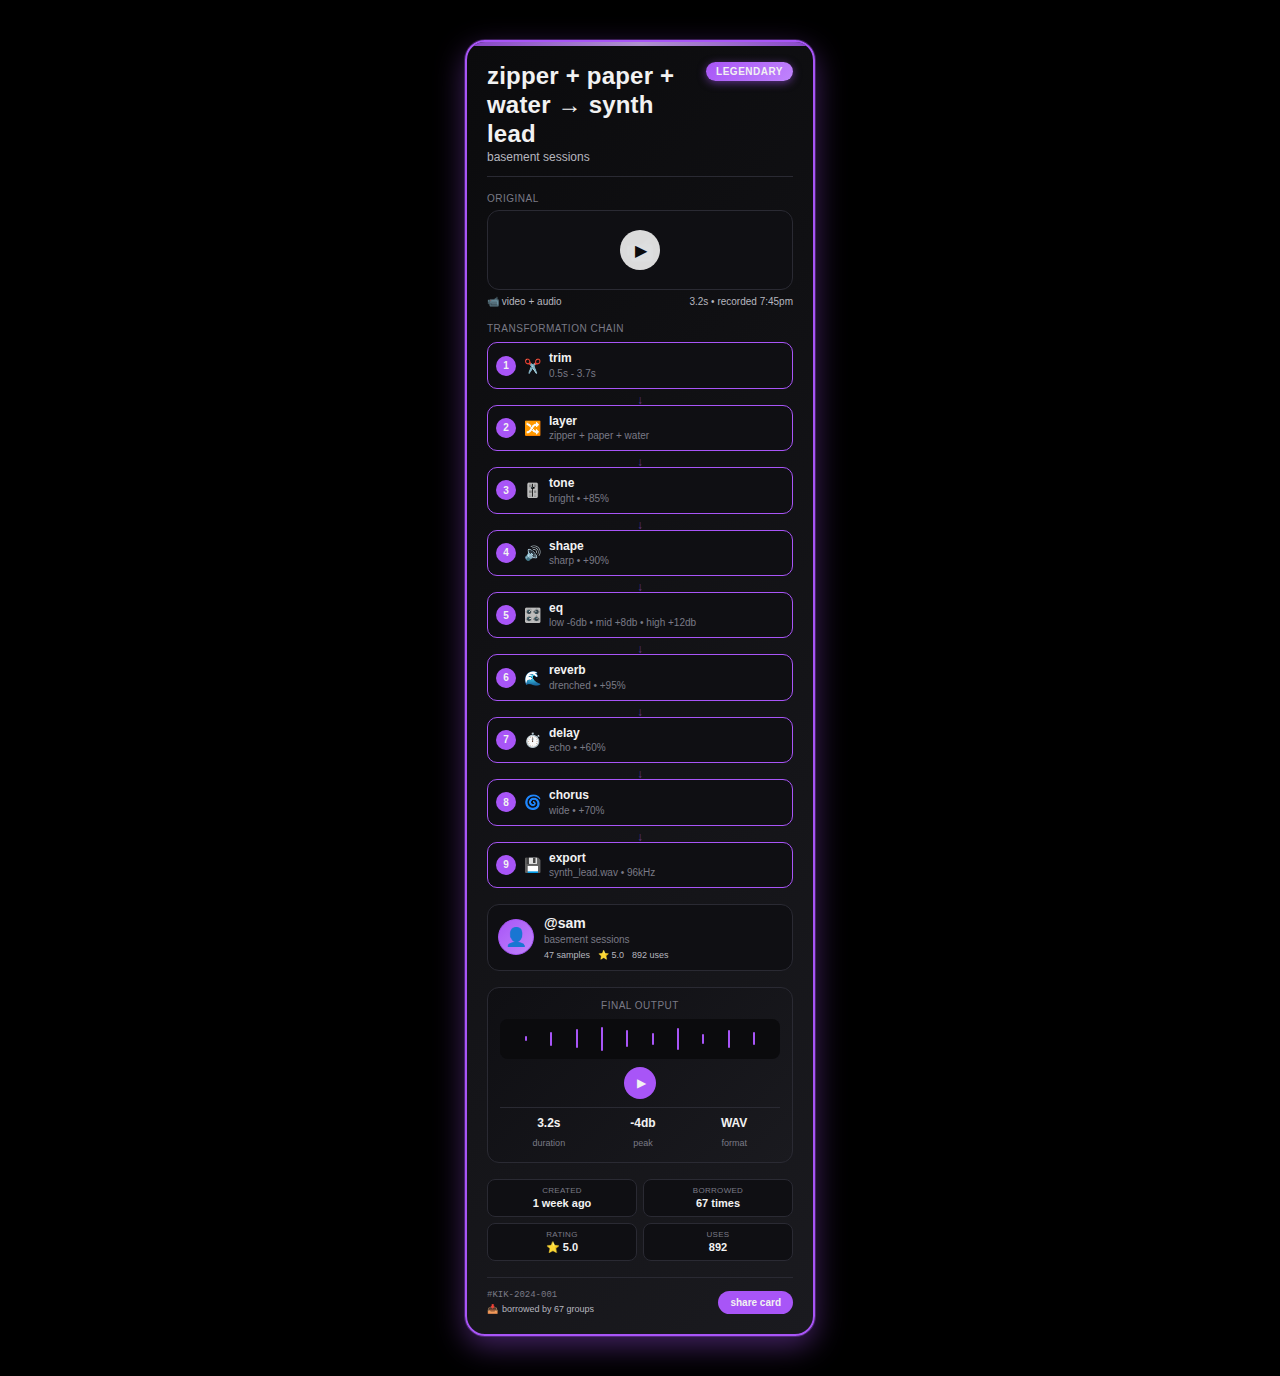
<file: website/sample-card-legendary.html>
<!DOCTYPE html>
<html lang="en">
  <head>
    <meta charset="UTF-8" />
    <meta name="viewport" content="width=device-width, initial-scale=1.0" />
    <title>sample card • legendary • crowd·noise</title>
    <link rel="stylesheet" href="styles.css" />
    <style>
      body {
        background: #000;
        padding: 40px 20px;
        display: flex;
        justify-content: center;
        align-items: center;
        min-height: 100vh;
      }

      .sample-card-container {
        max-width: 350px;
        width: 100%;
      }

      .collectible-card {
        background: linear-gradient(135deg, #0b0b0d 0%, #1a1a1f 100%);
        border: 2px solid #a855f7;
        border-radius: 20px;
        padding: 20px;
        box-shadow: 0 10px 30px rgba(168, 85, 247, 0.4),
          0 0 0 1px rgba(168, 85, 247, 0.3);
        position: relative;
        overflow: hidden;
      }

      .collectible-card::before {
        content: "";
        position: absolute;
        top: 0;
        left: 0;
        right: 0;
        height: 4px;
        background: linear-gradient(
          90deg,
          #a855f7,
          #c084fc,
          #d8b4fe,
          #c084fc,
          #a855f7
        );
        opacity: 0.8;
      }

      .card-header {
        display: flex;
        justify-content: space-between;
        align-items: flex-start;
        margin-bottom: 16px;
        padding-bottom: 12px;
        border-bottom: 1px solid #2a2a33;
      }

      .card-title {
        flex: 1;
      }

      .card-title h1 {
        font-size: 24px;
        font-weight: 600;
        margin-bottom: 2px;
        letter-spacing: 0.2px;
        line-height: 1.2;
      }

      .card-title .subtitle {
        font-size: 12px;
        color: #b6b6bf;
      }

      .rarity-badge {
        padding: 4px 10px;
        background: linear-gradient(135deg, #a855f7, #c084fc);
        color: #f2f2f2;
        border-radius: 12px;
        font-size: 10px;
        font-weight: 700;
        text-transform: uppercase;
        letter-spacing: 0.5px;
        box-shadow: 0 2px 8px rgba(168, 85, 247, 0.5);
      }

      .video-preview-section {
        margin-bottom: 16px;
      }

      .video-preview-label {
        font-size: 10px;
        color: #7a7a86;
        margin-bottom: 6px;
        text-transform: uppercase;
        letter-spacing: 0.5px;
      }

      .video-preview-box {
        width: 100%;
        height: 80px;
        background: #0f0f13;
        border: 1px solid #2a2a33;
        border-radius: 12px;
        display: flex;
        align-items: center;
        justify-content: center;
        position: relative;
        overflow: hidden;
      }

      .video-preview-box::before {
        content: "📹";
        font-size: 24px;
        opacity: 0.3;
      }

      .play-overlay {
        position: absolute;
        top: 50%;
        left: 50%;
        transform: translate(-50%, -50%);
        width: 40px;
        height: 40px;
        background: rgba(242, 242, 242, 0.9);
        border-radius: 50%;
        display: flex;
        align-items: center;
        justify-content: center;
        cursor: pointer;
        transition: transform 0.2s;
      }

      .play-overlay:hover {
        transform: translate(-50%, -50%) scale(1.1);
      }

      .play-overlay::after {
        content: "▶";
        font-size: 16px;
        color: #0b0b0d;
        margin-left: 2px;
      }

      .video-info {
        display: flex;
        justify-content: space-between;
        margin-top: 6px;
        font-size: 10px;
        color: #b6b6bf;
      }

      .transformation-chain {
        margin-bottom: 16px;
      }

      .chain-label {
        font-size: 10px;
        color: #7a7a86;
        margin-bottom: 8px;
        text-transform: uppercase;
        letter-spacing: 0.5px;
      }

      .chain-step {
        background: #0f0f13;
        border: 1px solid #a855f7;
        border-radius: 10px;
        padding: 8px;
        margin-bottom: 6px;
        display: flex;
        align-items: center;
        gap: 8px;
        transition: border-color 0.2s;
      }

      .chain-step:hover {
        border-color: #c084fc;
      }

      .chain-step-number {
        width: 20px;
        height: 20px;
        background: #a855f7;
        color: #f2f2f2;
        border-radius: 50%;
        display: flex;
        align-items: center;
        justify-content: center;
        font-size: 10px;
        font-weight: 700;
        flex-shrink: 0;
      }

      .chain-step-content {
        flex: 1;
      }

      .chain-step-content h3 {
        font-size: 12px;
        margin-bottom: 2px;
        line-height: 1.2;
      }

      .chain-step-content p {
        font-size: 10px;
        color: #7a7a86;
        line-height: 1.2;
      }

      .chain-icon {
        font-size: 14px;
      }

      .arrow-down {
        text-align: center;
        color: #a855f7;
        font-size: 12px;
        margin: -2px 0;
        opacity: 0.5;
      }

      .creator-section {
        background: #0f0f13;
        border: 1px solid #2a2a33;
        border-radius: 12px;
        padding: 10px;
        margin-bottom: 16px;
        display: flex;
        align-items: center;
        gap: 10px;
      }

      .creator-avatar {
        width: 36px;
        height: 36px;
        background: linear-gradient(135deg, #a855f7, #c084fc);
        border-radius: 50%;
        display: flex;
        align-items: center;
        justify-content: center;
        font-size: 18px;
        border: 1px solid #a855f7;
        flex-shrink: 0;
      }

      .creator-info h3 {
        font-size: 14px;
        margin-bottom: 2px;
        line-height: 1.2;
      }

      .creator-info p {
        font-size: 10px;
        color: #7a7a86;
        line-height: 1.2;
      }

      .creator-stats {
        display: flex;
        gap: 8px;
        margin-top: 4px;
        flex-wrap: wrap;
      }

      .creator-stat {
        font-size: 9px;
        color: #b6b6bf;
      }

      .output-section {
        background: linear-gradient(135deg, #0f0f13, #1a1a1f);
        border: 1px solid #2a2a33;
        border-radius: 12px;
        padding: 12px;
        margin-bottom: 16px;
        text-align: center;
      }

      .output-label {
        font-size: 10px;
        color: #7a7a86;
        margin-bottom: 8px;
        text-transform: uppercase;
        letter-spacing: 0.5px;
      }

      .output-waveform {
        width: 100%;
        height: 40px;
        background: #0b0b0d;
        border-radius: 8px;
        margin-bottom: 8px;
        display: flex;
        align-items: center;
        justify-content: center;
        position: relative;
        overflow: hidden;
      }

      .waveform-visual {
        width: 90%;
        height: 60%;
        display: flex;
        align-items: center;
        justify-content: space-around;
        gap: 1px;
      }

      .wave-bar {
        width: 2px;
        background: #a855f7;
        border-radius: 1px;
        animation: wave 1.5s ease-in-out infinite;
      }

      .wave-bar:nth-child(1) {
        height: 20%;
        animation-delay: 0s;
      }
      .wave-bar:nth-child(2) {
        height: 60%;
        animation-delay: 0.1s;
      }
      .wave-bar:nth-child(3) {
        height: 80%;
        animation-delay: 0.2s;
      }
      .wave-bar:nth-child(4) {
        height: 100%;
        animation-delay: 0.3s;
      }
      .wave-bar:nth-child(5) {
        height: 70%;
        animation-delay: 0.4s;
      }
      .wave-bar:nth-child(6) {
        height: 50%;
        animation-delay: 0.5s;
      }
      .wave-bar:nth-child(7) {
        height: 90%;
        animation-delay: 0.6s;
      }
      .wave-bar:nth-child(8) {
        height: 40%;
        animation-delay: 0.7s;
      }
      .wave-bar:nth-child(9) {
        height: 75%;
        animation-delay: 0.8s;
      }
      .wave-bar:nth-child(10) {
        height: 55%;
        animation-delay: 0.9s;
      }

      @keyframes wave {
        0%,
        100% {
          transform: scaleY(1);
        }
        50% {
          transform: scaleY(1.5);
        }
      }

      .output-play-btn {
        width: 32px;
        height: 32px;
        background: #a855f7;
        border-radius: 50%;
        border: none;
        display: flex;
        align-items: center;
        justify-content: center;
        cursor: pointer;
        margin: 0 auto 8px;
        transition: transform 0.2s;
      }

      .output-play-btn:hover {
        transform: scale(1.1);
      }

      .output-play-btn::after {
        content: "▶";
        font-size: 12px;
        color: #f2f2f2;
        margin-left: 2px;
      }

      .output-info {
        display: flex;
        justify-content: space-around;
        margin-top: 8px;
        padding-top: 8px;
        border-top: 1px solid #2a2a33;
      }

      .output-stat {
        text-align: center;
      }

      .output-stat-value {
        font-size: 12px;
        font-weight: 600;
        display: block;
        margin-bottom: 2px;
      }

      .output-stat-label {
        font-size: 9px;
        color: #7a7a86;
      }

      .metadata-section {
        display: grid;
        grid-template-columns: 1fr 1fr;
        gap: 6px;
        margin-bottom: 16px;
      }

      .metadata-item {
        background: #0f0f13;
        border: 1px solid #2a2a33;
        border-radius: 8px;
        padding: 6px;
        text-align: center;
      }

      .metadata-label {
        font-size: 8px;
        color: #7a7a86;
        text-transform: uppercase;
        letter-spacing: 0.3px;
        margin-bottom: 2px;
      }

      .metadata-value {
        font-size: 11px;
        font-weight: 600;
        line-height: 1.2;
      }

      .collectible-footer {
        display: flex;
        justify-content: space-between;
        align-items: center;
        padding-top: 12px;
        border-top: 1px solid #2a2a33;
      }

      .card-id {
        font-size: 9px;
        color: #7a7a86;
        font-family: monospace;
      }

      .share-btn {
        padding: 6px 12px;
        background: #a855f7;
        color: #f2f2f2;
        border: none;
        border-radius: 12px;
        font-size: 10px;
        font-weight: 700;
        cursor: pointer;
        transition: opacity 0.2s;
      }

      .share-btn:hover {
        opacity: 0.9;
      }

      .borrow-count {
        display: flex;
        align-items: center;
        gap: 4px;
        font-size: 9px;
        color: #b6b6bf;
        margin-top: 2px;
      }
    </style>
  </head>
  <body>
    <div class="sample-card-container">
      <div class="collectible-card">
        <div class="card-header">
          <div class="card-title">
            <h1>zipper + paper + water → synth lead</h1>
            <p class="subtitle">basement sessions</p>
          </div>
          <div class="rarity-badge">legendary</div>
        </div>

        <div class="video-preview-section">
          <div class="video-preview-label">original</div>
          <div class="video-preview-box">
            <div class="play-overlay"></div>
          </div>
          <div class="video-info">
            <span>📹 video + audio</span>
            <span>3.2s • recorded 7:45pm</span>
          </div>
        </div>

        <div class="transformation-chain">
          <div class="chain-label">transformation chain</div>

          <div class="chain-step">
            <div class="chain-step-number">1</div>
            <span class="chain-icon">✂️</span>
            <div class="chain-step-content">
              <h3>trim</h3>
              <p>0.5s - 3.7s</p>
            </div>
          </div>

          <div class="arrow-down">↓</div>

          <div class="chain-step">
            <div class="chain-step-number">2</div>
            <span class="chain-icon">🔀</span>
            <div class="chain-step-content">
              <h3>layer</h3>
              <p>zipper + paper + water</p>
            </div>
          </div>

          <div class="arrow-down">↓</div>

          <div class="chain-step">
            <div class="chain-step-number">3</div>
            <span class="chain-icon">🎚️</span>
            <div class="chain-step-content">
              <h3>tone</h3>
              <p>bright • +85%</p>
            </div>
          </div>

          <div class="arrow-down">↓</div>

          <div class="chain-step">
            <div class="chain-step-number">4</div>
            <span class="chain-icon">🔊</span>
            <div class="chain-step-content">
              <h3>shape</h3>
              <p>sharp • +90%</p>
            </div>
          </div>

          <div class="arrow-down">↓</div>

          <div class="chain-step">
            <div class="chain-step-number">5</div>
            <span class="chain-icon">🎛️</span>
            <div class="chain-step-content">
              <h3>eq</h3>
              <p>low -6db • mid +8db • high +12db</p>
            </div>
          </div>

          <div class="arrow-down">↓</div>

          <div class="chain-step">
            <div class="chain-step-number">6</div>
            <span class="chain-icon">🌊</span>
            <div class="chain-step-content">
              <h3>reverb</h3>
              <p>drenched • +95%</p>
            </div>
          </div>

          <div class="arrow-down">↓</div>

          <div class="chain-step">
            <div class="chain-step-number">7</div>
            <span class="chain-icon">⏱️</span>
            <div class="chain-step-content">
              <h3>delay</h3>
              <p>echo • +60%</p>
            </div>
          </div>

          <div class="arrow-down">↓</div>

          <div class="chain-step">
            <div class="chain-step-number">8</div>
            <span class="chain-icon">🌀</span>
            <div class="chain-step-content">
              <h3>chorus</h3>
              <p>wide • +70%</p>
            </div>
          </div>

          <div class="arrow-down">↓</div>

          <div class="chain-step">
            <div class="chain-step-number">9</div>
            <span class="chain-icon">💾</span>
            <div class="chain-step-content">
              <h3>export</h3>
              <p>synth_lead.wav • 96kHz</p>
            </div>
          </div>
        </div>

        <div class="creator-section">
          <div class="creator-avatar">👤</div>
          <div class="creator-info">
            <h3>@sam</h3>
            <p>basement sessions</p>
            <div class="creator-stats">
              <span class="creator-stat">47 samples</span>
              <span class="creator-stat">⭐ 5.0</span>
              <span class="creator-stat">892 uses</span>
            </div>
          </div>
        </div>

        <div class="output-section">
          <div class="output-label">final output</div>
          <div class="output-waveform">
            <div class="waveform-visual">
              <div class="wave-bar"></div>
              <div class="wave-bar"></div>
              <div class="wave-bar"></div>
              <div class="wave-bar"></div>
              <div class="wave-bar"></div>
              <div class="wave-bar"></div>
              <div class="wave-bar"></div>
              <div class="wave-bar"></div>
              <div class="wave-bar"></div>
              <div class="wave-bar"></div>
            </div>
          </div>
          <button class="output-play-btn"></button>
          <div class="output-info">
            <div class="output-stat">
              <span class="output-stat-value">3.2s</span>
              <span class="output-stat-label">duration</span>
            </div>
            <div class="output-stat">
              <span class="output-stat-value">-4db</span>
              <span class="output-stat-label">peak</span>
            </div>
            <div class="output-stat">
              <span class="output-stat-value">WAV</span>
              <span class="output-stat-label">format</span>
            </div>
          </div>
        </div>

        <div class="metadata-section">
          <div class="metadata-item">
            <div class="metadata-label">created</div>
            <div class="metadata-value">1 week ago</div>
          </div>
          <div class="metadata-item">
            <div class="metadata-label">borrowed</div>
            <div class="metadata-value">67 times</div>
          </div>
          <div class="metadata-item">
            <div class="metadata-label">rating</div>
            <div class="metadata-value">⭐ 5.0</div>
          </div>
          <div class="metadata-item">
            <div class="metadata-label">uses</div>
            <div class="metadata-value">892</div>
          </div>
        </div>

        <div class="collectible-footer">
          <div>
            <div class="card-id">#KIK-2024-001</div>
            <div class="borrow-count" style="margin-top: 4px">
              <span>📥</span>
              <span>borrowed by 67 groups</span>
            </div>
          </div>
          <button class="share-btn">share card</button>
        </div>
      </div>
    </div>
  </body>
</html>
</file>
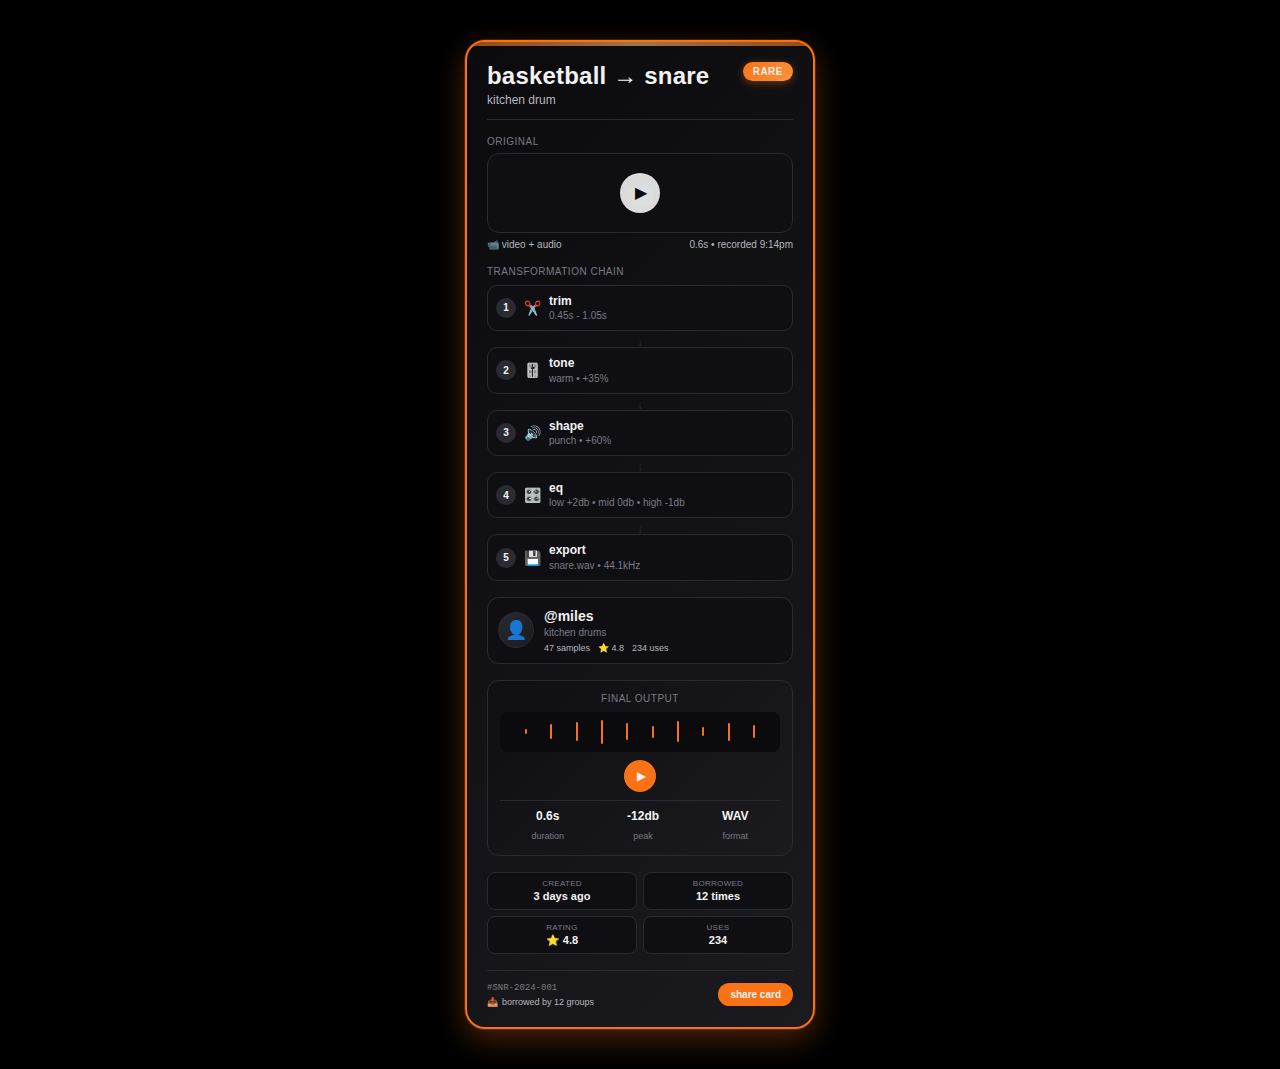
<file: website/sample-card.html>
<!DOCTYPE html>
<html lang="en">
  <head>
    <meta charset="UTF-8" />
    <meta name="viewport" content="width=device-width, initial-scale=1.0" />
    <title>sample card • crowd·noise</title>
    <link rel="stylesheet" href="styles.css" />
    <style>
      body {
        background: #000;
        padding: 40px 20px;
        display: flex;
        justify-content: center;
        align-items: center;
        min-height: 100vh;
      }

      .sample-card-container {
        max-width: 350px;
        width: 100%;
      }

      .collectible-card {
        background: linear-gradient(135deg, #0b0b0d 0%, #1a1a1f 100%);
        border: 2px solid #f97316;
        border-radius: 20px;
        padding: 20px;
        box-shadow: 0 10px 30px rgba(249, 115, 22, 0.3),
          0 0 0 1px rgba(249, 115, 22, 0.2);
        position: relative;
        overflow: hidden;
      }

      .collectible-card::before {
        content: "";
        position: absolute;
        top: 0;
        left: 0;
        right: 0;
        height: 4px;
        background: linear-gradient(
          90deg,
          #f97316,
          #fb923c,
          #fdba74,
          #fb923c,
          #f97316
        );
        opacity: 0.6;
      }

      .card-header {
        display: flex;
        justify-content: space-between;
        align-items: flex-start;
        margin-bottom: 16px;
        padding-bottom: 12px;
        border-bottom: 1px solid #2a2a33;
      }

      .card-title {
        flex: 1;
      }

      .card-title h1 {
        font-size: 24px;
        font-weight: 600;
        margin-bottom: 2px;
        letter-spacing: 0.2px;
        line-height: 1.2;
      }

      .card-title .subtitle {
        font-size: 12px;
        color: #b6b6bf;
      }

      .rarity-badge {
        padding: 4px 10px;
        background: linear-gradient(135deg, #f97316, #fb923c);
        color: #f2f2f2;
        border-radius: 12px;
        font-size: 10px;
        font-weight: 700;
        text-transform: uppercase;
        letter-spacing: 0.5px;
        box-shadow: 0 2px 8px rgba(249, 115, 22, 0.4);
      }

      .video-preview-section {
        margin-bottom: 16px;
      }

      .video-preview-label {
        font-size: 10px;
        color: #7a7a86;
        margin-bottom: 6px;
        text-transform: uppercase;
        letter-spacing: 0.5px;
      }

      .video-preview-box {
        width: 100%;
        height: 80px;
        background: #0f0f13;
        border: 1px solid #2a2a33;
        border-radius: 12px;
        display: flex;
        align-items: center;
        justify-content: center;
        position: relative;
        overflow: hidden;
      }

      .video-preview-box::before {
        content: "📹";
        font-size: 24px;
        opacity: 0.3;
      }

      .play-overlay {
        position: absolute;
        top: 50%;
        left: 50%;
        transform: translate(-50%, -50%);
        width: 40px;
        height: 40px;
        background: rgba(242, 242, 242, 0.9);
        border-radius: 50%;
        display: flex;
        align-items: center;
        justify-content: center;
        cursor: pointer;
        transition: transform 0.2s;
      }

      .play-overlay:hover {
        transform: translate(-50%, -50%) scale(1.1);
      }

      .play-overlay::after {
        content: "▶";
        font-size: 16px;
        color: #0b0b0d;
        margin-left: 2px;
      }

      .video-info {
        display: flex;
        justify-content: space-between;
        margin-top: 6px;
        font-size: 10px;
        color: #b6b6bf;
      }

      .transformation-chain {
        margin-bottom: 16px;
      }

      .chain-label {
        font-size: 10px;
        color: #7a7a86;
        margin-bottom: 8px;
        text-transform: uppercase;
        letter-spacing: 0.5px;
      }

      .chain-step {
        background: #0f0f13;
        border: 1px solid #2a2a33;
        border-radius: 10px;
        padding: 8px;
        margin-bottom: 6px;
        display: flex;
        align-items: center;
        gap: 8px;
        transition: border-color 0.2s;
      }

      .chain-step:hover {
        border-color: #f97316;
      }

      .chain-step-number {
        width: 20px;
        height: 20px;
        background: #2a2a33;
        border-radius: 50%;
        display: flex;
        align-items: center;
        justify-content: center;
        font-size: 10px;
        font-weight: 600;
        flex-shrink: 0;
      }

      .chain-step-content {
        flex: 1;
      }

      .chain-step-content h3 {
        font-size: 12px;
        margin-bottom: 2px;
        line-height: 1.2;
      }

      .chain-step-content p {
        font-size: 10px;
        color: #7a7a86;
        line-height: 1.2;
      }

      .chain-icon {
        font-size: 14px;
      }

      .arrow-down {
        text-align: center;
        color: #2a2a33;
        font-size: 12px;
        margin: -2px 0;
      }

      .creator-section {
        background: #0f0f13;
        border: 1px solid #2a2a33;
        border-radius: 12px;
        padding: 10px;
        margin-bottom: 16px;
        display: flex;
        align-items: center;
        gap: 10px;
      }

      .creator-avatar {
        width: 36px;
        height: 36px;
        background: linear-gradient(135deg, #2a2a33, #1a1a1f);
        border-radius: 50%;
        display: flex;
        align-items: center;
        justify-content: center;
        font-size: 18px;
        border: 1px solid #2a2a33;
        flex-shrink: 0;
      }

      .creator-info h3 {
        font-size: 14px;
        margin-bottom: 2px;
        line-height: 1.2;
      }

      .creator-info p {
        font-size: 10px;
        color: #7a7a86;
        line-height: 1.2;
      }

      .creator-stats {
        display: flex;
        gap: 8px;
        margin-top: 4px;
        flex-wrap: wrap;
      }

      .creator-stat {
        font-size: 9px;
        color: #b6b6bf;
      }

      .output-section {
        background: linear-gradient(135deg, #0f0f13, #1a1a1f);
        border: 1px solid #2a2a33;
        border-radius: 12px;
        padding: 12px;
        margin-bottom: 16px;
        text-align: center;
      }

      .output-label {
        font-size: 10px;
        color: #7a7a86;
        margin-bottom: 8px;
        text-transform: uppercase;
        letter-spacing: 0.5px;
      }

      .output-waveform {
        width: 100%;
        height: 40px;
        background: #0b0b0d;
        border-radius: 8px;
        margin-bottom: 8px;
        display: flex;
        align-items: center;
        justify-content: center;
        position: relative;
        overflow: hidden;
      }

      .waveform-visual {
        width: 90%;
        height: 60%;
        display: flex;
        align-items: center;
        justify-content: space-around;
        gap: 1px;
      }

      .wave-bar {
        width: 2px;
        background: #f97316;
        border-radius: 1px;
        animation: wave 1.5s ease-in-out infinite;
      }

      .wave-bar:nth-child(1) {
        height: 20%;
        animation-delay: 0s;
      }
      .wave-bar:nth-child(2) {
        height: 60%;
        animation-delay: 0.1s;
      }
      .wave-bar:nth-child(3) {
        height: 80%;
        animation-delay: 0.2s;
      }
      .wave-bar:nth-child(4) {
        height: 100%;
        animation-delay: 0.3s;
      }
      .wave-bar:nth-child(5) {
        height: 70%;
        animation-delay: 0.4s;
      }
      .wave-bar:nth-child(6) {
        height: 50%;
        animation-delay: 0.5s;
      }
      .wave-bar:nth-child(7) {
        height: 90%;
        animation-delay: 0.6s;
      }
      .wave-bar:nth-child(8) {
        height: 40%;
        animation-delay: 0.7s;
      }
      .wave-bar:nth-child(9) {
        height: 75%;
        animation-delay: 0.8s;
      }
      .wave-bar:nth-child(10) {
        height: 55%;
        animation-delay: 0.9s;
      }

      @keyframes wave {
        0%,
        100% {
          transform: scaleY(1);
        }
        50% {
          transform: scaleY(1.5);
        }
      }

      .output-play-btn {
        width: 32px;
        height: 32px;
        background: #f97316;
        border-radius: 50%;
        border: none;
        display: flex;
        align-items: center;
        justify-content: center;
        cursor: pointer;
        margin: 0 auto 8px;
        transition: transform 0.2s;
      }

      .output-play-btn:hover {
        transform: scale(1.1);
      }

      .output-play-btn::after {
        content: "▶";
        font-size: 12px;
        color: #f2f2f2;
        margin-left: 2px;
      }

      .output-info {
        display: flex;
        justify-content: space-around;
        margin-top: 8px;
        padding-top: 8px;
        border-top: 1px solid #2a2a33;
      }

      .output-stat {
        text-align: center;
      }

      .output-stat-value {
        font-size: 12px;
        font-weight: 600;
        display: block;
        margin-bottom: 2px;
      }

      .output-stat-label {
        font-size: 9px;
        color: #7a7a86;
      }

      .metadata-section {
        display: grid;
        grid-template-columns: 1fr 1fr;
        gap: 6px;
        margin-bottom: 16px;
      }

      .metadata-item {
        background: #0f0f13;
        border: 1px solid #2a2a33;
        border-radius: 8px;
        padding: 6px;
        text-align: center;
      }

      .metadata-label {
        font-size: 8px;
        color: #7a7a86;
        text-transform: uppercase;
        letter-spacing: 0.3px;
        margin-bottom: 2px;
      }

      .metadata-value {
        font-size: 11px;
        font-weight: 600;
        line-height: 1.2;
      }

      .collectible-footer {
        display: flex;
        justify-content: space-between;
        align-items: center;
        padding-top: 12px;
        border-top: 1px solid #2a2a33;
      }

      .card-id {
        font-size: 9px;
        color: #7a7a86;
        font-family: monospace;
      }

      .share-btn {
        padding: 6px 12px;
        background: #f97316;
        color: #f2f2f2;
        border: none;
        border-radius: 12px;
        font-size: 10px;
        font-weight: 600;
        cursor: pointer;
        transition: opacity 0.2s;
      }

      .share-btn:hover {
        opacity: 0.9;
      }

      .borrow-count {
        display: flex;
        align-items: center;
        gap: 4px;
        font-size: 9px;
        color: #b6b6bf;
        margin-top: 2px;
      }
    </style>
  </head>
  <body>
    <div class="sample-card-container">
      <div class="collectible-card">
        <div class="card-header">
          <div class="card-title">
            <h1>basketball → snare</h1>
            <p class="subtitle">kitchen drum</p>
          </div>
          <div class="rarity-badge">rare</div>
        </div>

        <div class="video-preview-section">
          <div class="video-preview-label">original</div>
          <div class="video-preview-box">
            <div class="play-overlay"></div>
          </div>
          <div class="video-info">
            <span>📹 video + audio</span>
            <span>0.6s • recorded 9:14pm</span>
          </div>
        </div>

        <div class="transformation-chain">
          <div class="chain-label">transformation chain</div>

          <div class="chain-step">
            <div class="chain-step-number">1</div>
            <span class="chain-icon">✂️</span>
            <div class="chain-step-content">
              <h3>trim</h3>
              <p>0.45s - 1.05s</p>
            </div>
          </div>

          <div class="arrow-down">↓</div>

          <div class="chain-step">
            <div class="chain-step-number">2</div>
            <span class="chain-icon">🎚️</span>
            <div class="chain-step-content">
              <h3>tone</h3>
              <p>warm • +35%</p>
            </div>
          </div>

          <div class="arrow-down">↓</div>

          <div class="chain-step">
            <div class="chain-step-number">3</div>
            <span class="chain-icon">🔊</span>
            <div class="chain-step-content">
              <h3>shape</h3>
              <p>punch • +60%</p>
            </div>
          </div>

          <div class="arrow-down">↓</div>

          <div class="chain-step">
            <div class="chain-step-number">4</div>
            <span class="chain-icon">🎛️</span>
            <div class="chain-step-content">
              <h3>eq</h3>
              <p>low +2db • mid 0db • high -1db</p>
            </div>
          </div>

          <div class="arrow-down">↓</div>

          <div class="chain-step">
            <div class="chain-step-number">5</div>
            <span class="chain-icon">💾</span>
            <div class="chain-step-content">
              <h3>export</h3>
              <p>snare.wav • 44.1kHz</p>
            </div>
          </div>
        </div>

        <div class="creator-section">
          <div class="creator-avatar">👤</div>
          <div class="creator-info">
            <h3>@miles</h3>
            <p>kitchen drums</p>
            <div class="creator-stats">
              <span class="creator-stat">47 samples</span>
              <span class="creator-stat">⭐ 4.8</span>
              <span class="creator-stat">234 uses</span>
            </div>
          </div>
        </div>

        <div class="output-section">
          <div class="output-label">final output</div>
          <div class="output-waveform">
            <div class="waveform-visual">
              <div class="wave-bar"></div>
              <div class="wave-bar"></div>
              <div class="wave-bar"></div>
              <div class="wave-bar"></div>
              <div class="wave-bar"></div>
              <div class="wave-bar"></div>
              <div class="wave-bar"></div>
              <div class="wave-bar"></div>
              <div class="wave-bar"></div>
              <div class="wave-bar"></div>
            </div>
          </div>
          <button class="output-play-btn"></button>
          <div class="output-info">
            <div class="output-stat">
              <span class="output-stat-value">0.6s</span>
              <span class="output-stat-label">duration</span>
            </div>
            <div class="output-stat">
              <span class="output-stat-value">-12db</span>
              <span class="output-stat-label">peak</span>
            </div>
            <div class="output-stat">
              <span class="output-stat-value">WAV</span>
              <span class="output-stat-label">format</span>
            </div>
          </div>
        </div>

        <div class="metadata-section">
          <div class="metadata-item">
            <div class="metadata-label">created</div>
            <div class="metadata-value">3 days ago</div>
          </div>
          <div class="metadata-item">
            <div class="metadata-label">borrowed</div>
            <div class="metadata-value">12 times</div>
          </div>
          <div class="metadata-item">
            <div class="metadata-label">rating</div>
            <div class="metadata-value">⭐ 4.8</div>
          </div>
          <div class="metadata-item">
            <div class="metadata-label">uses</div>
            <div class="metadata-value">234</div>
          </div>
        </div>

        <div class="collectible-footer">
          <div>
            <div class="card-id">#SNR-2024-001</div>
            <div class="borrow-count" style="margin-top: 4px">
              <span>📥</span>
              <span>borrowed by 12 groups</span>
            </div>
          </div>
          <button class="share-btn">share card</button>
        </div>
      </div>
    </div>
  </body>
</html>
</file>
<file: website/styles.css>
* {
  margin: 0;
  padding: 0;
  box-sizing: border-box;
}

:root {
  --bg: #0b0b0d;
  --panel: #111114;
  --panel-border: #2a2a33;
  --text: #f2f2f2;
  --muted: #b6b6bf;
  --faint: #7a7a86;
  --cta-bg: #f2f2f2;
  --cta-text: #0b0b0d;
}

body {
  font-family: -apple-system, BlinkMacSystemFont, "SF Pro Display", "Helvetica Neue", Arial, sans-serif;
  background: #000;
  color: var(--text);
  display: flex;
  justify-content: center;
  align-items: center;
  min-height: 100vh;
  padding: 20px;
}

.phone-frame {
  width: 390px;
  max-width: 100%;
  height: 844px;
  max-height: 90vh;
  background: var(--bg);
  border-radius: 48px;
  border: 2px solid var(--panel-border);
  padding: 30px;
  position: relative;
  overflow: hidden;
  box-shadow: 0 20px 60px rgba(0, 0, 0, 0.8);
}

.screen {
  display: none;
  height: 100%;
  flex-direction: column;
}

.screen.active {
  display: flex;
}

header {
  display: flex;
  justify-content: space-between;
  align-items: center;
  padding-bottom: 20px;
  border-bottom: 2px solid var(--panel-border);
  margin-bottom: 20px;
}

header h1 {
  font-size: 36px;
  font-weight: 600;
  letter-spacing: 0.4px;
  color: var(--text);
}

.back {
  background: none;
  border: none;
  color: var(--text);
  font-size: 32px;
  cursor: pointer;
  padding: 0;
  width: 40px;
  height: 40px;
  display: flex;
  align-items: center;
  justify-content: center;
}

.menu {
  color: var(--muted);
  font-size: 20px;
  cursor: pointer;
}

.content {
  flex: 1;
  overflow-y: auto;
  padding-bottom: 20px;
}

.section-label {
  color: var(--muted);
  font-size: 20px;
  margin-bottom: 16px;
}

.pills {
  display: flex;
  gap: 12px;
  margin-bottom: 32px;
  flex-wrap: wrap;
}

.pill {
  padding: 8px 16px;
  border: 2px solid var(--panel-border);
  border-radius: 999px;
  font-size: 18px;
  font-weight: 500;
  color: var(--text);
  background: transparent;
}

h2 {
  font-size: 28px;
  font-weight: 600;
  margin-top: 32px;
  margin-bottom: 16px;
  color: var(--text);
}

h3 {
  font-size: 24px;
  font-weight: 600;
  color: var(--text);
  margin-bottom: 4px;
}

.card {
  background: #0f0f13;
  border: 2px solid var(--panel-border);
  border-radius: 24px;
  padding: 20px;
  margin-bottom: 16px;
  cursor: pointer;
  transition: border-color 0.2s;
}

.card:hover {
  border-color: var(--muted);
}

.card .muted {
  color: var(--muted);
  font-size: 20px;
  margin-top: 4px;
}

.card .faint {
  color: var(--faint);
  font-size: 18px;
  margin-top: 8px;
}

.cta-button {
  width: 100%;
  background: var(--cta-bg);
  color: var(--cta-text);
  border: none;
  border-radius: 20px;
  padding: 20px;
  font-size: 22px;
  font-weight: 700;
  cursor: pointer;
  margin-top: 32px;
  transition: opacity 0.2s;
}

.cta-button:hover {
  opacity: 0.9;
}

.footer-text {
  color: var(--faint);
  font-size: 18px;
  text-align: center;
  margin-top: 24px;
}

.slider-group {
  margin-bottom: 32px;
}

.slider-group label {
  display: block;
  font-size: 20px;
  font-weight: 500;
  margin-bottom: 12px;
  color: var(--text);
}

.slider-container {
  display: flex;
  align-items: center;
  gap: 16px;
}

.slider {
  flex: 1;
  height: 4px;
  background: var(--panel-border);
  border-radius: 2px;
  outline: none;
  -webkit-appearance: none;
}

.slider::-webkit-slider-thumb {
  -webkit-appearance: none;
  appearance: none;
  width: 20px;
  height: 20px;
  background: var(--text);
  border-radius: 50%;
  cursor: pointer;
}

.slider::-moz-range-thumb {
  width: 20px;
  height: 20px;
  background: var(--text);
  border-radius: 50%;
  cursor: pointer;
  border: none;
}

.slider-value {
  color: var(--muted);
  font-size: 18px;
  min-width: 80px;
  text-align: right;
}

.preview-box {
  background: #0f0f13;
  border: 2px solid var(--panel-border);
  border-radius: 24px;
  padding: 40px;
  text-align: center;
  margin-bottom: 32px;
}

.play-button {
  background: none;
  border: none;
  color: var(--text);
  font-size: 32px;
  cursor: pointer;
  margin-bottom: 8px;
}

.play-button.large {
  font-size: 48px;
  margin: 20px 0;
}

.chain-item {
  background: #0f0f13;
  border: 2px solid var(--panel-border);
  border-radius: 20px;
  padding: 20px;
  margin-bottom: 12px;
}

.chain-item h3 {
  font-size: 22px;
  margin-bottom: 4px;
}

.chain-arrow {
  text-align: center;
  color: var(--panel-border);
  font-size: 24px;
  margin: 8px 0;
}

.video-preview {
  background: #0f0f13;
  border: 2px solid var(--panel-border);
  border-radius: 24px;
  padding: 40px;
  text-align: center;
  margin-bottom: 32px;
}

.rating-section {
  margin-bottom: 32px;
}

.rating-section h2 {
  font-size: 22px;
  margin-bottom: 16px;
}

.stars {
  display: flex;
  gap: 8px;
  font-size: 32px;
  color: var(--panel-border);
}

.star {
  cursor: pointer;
  transition: color 0.2s;
}

.star:hover,
.star.active {
  color: var(--text);
}

/* Scrollbar styling - hidden but functional */
.content::-webkit-scrollbar {
  width: 0;
  display: none;
}

.content::-webkit-scrollbar-track {
  display: none;
}

.content::-webkit-scrollbar-thumb {
  display: none;
}

.content {
  -ms-overflow-style: none;
  scrollbar-width: none;
}

/* Icons */
.icon {
  font-size: 32px;
  margin-right: 12px;
}

.card-header {
  display: flex;
  align-items: center;
}

.active-pill {
  background: var(--text);
  color: var(--bg);
  border-color: var(--text);
}

/* Project Cards with Album Covers */
.project-card {
  background: #0f0f13;
  border: 2px solid var(--panel-border);
  border-radius: 24px;
  padding: 16px;
  margin-bottom: 16px;
  cursor: pointer;
  transition: border-color 0.2s;
  display: flex;
  gap: 16px;
  align-items: center;
}

.project-card:hover {
  border-color: var(--muted);
}

.album-cover-preview {
  width: 80px;
  height: 80px;
  border-radius: 12px;
  background-size: cover;
  background-position: center;
  flex-shrink: 0;
  border: 2px solid var(--panel-border);
}

.project-info {
  flex: 1;
}

.progress-bar {
  width: 100%;
  height: 4px;
  background: var(--panel-border);
  border-radius: 2px;
  margin-top: 8px;
  overflow: hidden;
}

.progress-fill {
  height: 100%;
  background: var(--text);
  transition: width 0.3s;
}

/* Album Cover Large */
.album-cover-large {
  width: 100%;
  height: 200px;
  border-radius: 24px;
  background-size: cover;
  background-position: center;
  margin-bottom: 24px;
  position: relative;
  overflow: hidden;
  border: 2px solid var(--panel-border);
}

.cover-reveal {
  position: absolute;
  top: 0;
  left: 0;
  width: 100%;
  height: 100%;
  background: var(--bg);
  opacity: 0.85;
  transition: clip-path 0.3s;
}

/* Track List */
.track-list {
  margin-bottom: 24px;
}

.track-item {
  background: #0f0f13;
  border: 2px solid var(--panel-border);
  border-radius: 20px;
  padding: 16px;
  margin-bottom: 12px;
  display: flex;
  align-items: center;
  gap: 12px;
  cursor: pointer;
  transition: border-color 0.2s;
}

.track-item:hover {
  border-color: var(--muted);
}

.track-icon {
  font-size: 24px;
}

.track-info {
  flex: 1;
}

.track-status {
  color: var(--text);
  font-size: 24px;
  font-weight: 600;
}

.track-status.pending {
  color: var(--muted);
}

/* Member List */
.member-list {
  margin-bottom: 24px;
}

.member-item {
  background: #0f0f13;
  border: 2px solid var(--panel-border);
  border-radius: 20px;
  padding: 16px;
  margin-bottom: 12px;
  display: flex;
  align-items: center;
  gap: 12px;
  cursor: pointer;
  transition: border-color 0.2s;
}

.member-item:hover {
  border-color: var(--muted);
}

.member-avatar {
  font-size: 32px;
  width: 48px;
  height: 48px;
  display: flex;
  align-items: center;
  justify-content: center;
  background: var(--panel-border);
  border-radius: 50%;
}

.member-info {
  flex: 1;
}

.assign-btn {
  padding: 8px 16px;
  background: var(--text);
  color: var(--bg);
  border-radius: 16px;
  font-size: 16px;
  font-weight: 600;
}

/* Recording Screen */
.recording-content {
  display: flex;
  flex-direction: column;
  align-items: center;
  justify-content: center;
  height: 100%;
}

.recording-circle {
  text-align: center;
  margin-bottom: 40px;
}

.record-button {
  width: 120px;
  height: 120px;
  border-radius: 50%;
  background: #ff4444;
  border: 4px solid var(--text);
  color: var(--text);
  font-size: 48px;
  cursor: pointer;
  margin-bottom: 16px;
  transition: transform 0.2s;
}

.record-button:hover {
  transform: scale(1.05);
}

.upload-section {
  margin-bottom: 40px;
  text-align: center;
}

.upload-button {
  display: inline-flex;
  align-items: center;
  gap: 8px;
  padding: 12px 24px;
  background: var(--panel-fill);
  border: 2px solid var(--panel-border);
  border-radius: 12px;
  color: var(--text);
  cursor: pointer;
  transition: all 0.2s;
  font-size: 14px;
}

.upload-button:hover {
  background: var(--panel-border);
  transform: translateY(-1px);
}

.upload-button span:first-child {
  font-size: 18px;
}

.recording-info {
  text-align: center;
  margin-bottom: 24px;
}

.recording-tips {
  text-align: center;
  padding: 20px;
  background: #0f0f13;
  border-radius: 20px;
  border: 2px solid var(--panel-border);
}

#timer {
  font-size: 32px;
  margin-top: 8px;
}

/* Library / Samples */
.search-bar {
  margin-bottom: 20px;
}

.search-input {
  width: 100%;
  padding: 16px;
  background: #0f0f13;
  border: 2px solid var(--panel-border);
  border-radius: 20px;
  color: var(--text);
  font-size: 18px;
  outline: none;
}

.search-input::placeholder {
  color: var(--faint);
}

.sample-grid {
  display: grid;
  grid-template-columns: repeat(2, 1fr);
  gap: 12px;
  margin-bottom: 24px;
}

.sample-card {
  background: #0f0f13;
  border: 2px solid var(--panel-border);
  border-radius: 20px;
  padding: 20px;
  text-align: center;
  cursor: pointer;
  transition: border-color 0.2s;
}

.sample-card:hover {
  border-color: var(--muted);
}

.sample-icon {
  font-size: 40px;
  display: block;
  margin-bottom: 8px;
}

.sample-card h3 {
  font-size: 18px;
  margin-bottom: 4px;
}

/* Editor Tabs */
.editor-tabs {
  display: flex;
  gap: 8px;
  margin-bottom: 24px;
  border-bottom: 2px solid var(--panel-border);
  padding-bottom: 8px;
}

.tab {
  padding: 8px 16px;
  color: var(--muted);
  font-size: 16px;
  cursor: pointer;
  border-bottom: 2px solid transparent;
  margin-bottom: -10px;
  transition: color 0.2s;
}

.tab.active-tab {
  color: var(--text);
  border-bottom-color: var(--text);
}

/* EQ Visualizer */
.eq-visualizer {
  display: flex;
  gap: 20px;
  margin-bottom: 32px;
  padding: 20px;
  background: #0f0f13;
  border-radius: 20px;
  border: 2px solid var(--panel-border);
}

.eq-band {
  flex: 1;
  display: flex;
  flex-direction: column;
  align-items: center;
  gap: 8px;
}

.eq-band label {
  font-size: 14px;
  color: var(--muted);
}

.slider.vertical {
  writing-mode: bt-lr;
  -webkit-appearance: slider-vertical;
  width: 8px;
  height: 120px;
}

.eq-value {
  font-size: 12px;
  color: var(--muted);
}

/* Effect Toggles */
.effect-toggle {
  display: flex;
  justify-content: space-between;
  align-items: center;
  padding: 16px;
  background: #0f0f13;
  border: 2px solid var(--panel-border);
  border-radius: 20px;
  margin-bottom: 16px;
}

.toggle-switch {
  position: relative;
  display: inline-block;
  width: 50px;
  height: 28px;
}

.toggle-switch input {
  opacity: 0;
  width: 0;
  height: 0;
}

.toggle-slider {
  position: absolute;
  cursor: pointer;
  top: 0;
  left: 0;
  right: 0;
  bottom: 0;
  background-color: var(--panel-border);
  transition: 0.3s;
  border-radius: 28px;
}

.toggle-slider:before {
  position: absolute;
  content: "";
  height: 20px;
  width: 20px;
  left: 4px;
  bottom: 4px;
  background-color: var(--text);
  transition: 0.3s;
  border-radius: 50%;
}

.toggle-switch input:checked + .toggle-slider {
  background-color: var(--text);
}

.toggle-switch input:checked + .toggle-slider:before {
  transform: translateX(22px);
}

/* Chain Items with Icons */
.chain-item {
  display: flex;
  align-items: center;
  gap: 12px;
}

.chain-icon {
  font-size: 24px;
}

/* Voting Cards */
.voting-card {
  background: #0f0f13;
  border: 2px solid var(--panel-border);
  border-radius: 24px;
  padding: 20px;
  margin-bottom: 24px;
}

.voting-header {
  display: flex;
  align-items: center;
  gap: 12px;
  margin-bottom: 12px;
}

.voting-icon {
  font-size: 32px;
}

/* Project Stats */
.project-stats {
  display: flex;
  justify-content: space-around;
  padding: 20px;
  background: #0f0f13;
  border-radius: 20px;
  border: 2px solid var(--panel-border);
  margin-bottom: 24px;
}

.stat-item {
  display: flex;
  flex-direction: column;
  align-items: center;
  gap: 4px;
}

.stat-value {
  font-size: 28px;
  font-weight: 600;
  color: var(--text);
}

.stat-label {
  font-size: 14px;
  color: var(--muted);
}

/* Assignment Tips */
.assignment-tips {
  padding: 16px;
  background: #0f0f13;
  border-radius: 20px;
  border: 2px solid var(--panel-border);
  margin-bottom: 24px;
}

/* Library Stats */
.library-stats {
  text-align: center;
  padding: 16px;
  background: #0f0f13;
  border-radius: 20px;
  border: 2px solid var(--panel-border);
  margin-top: 24px;
}

/* Voting Stats */
.voting-stats {
  text-align: center;
  padding: 16px;
  margin-bottom: 24px;
}

/* Trim Controls */
.trim-controls {
  padding: 20px;
  background: #0f0f13;
  border-radius: 20px;
  border: 2px solid var(--panel-border);
  margin-bottom: 32px;
}

.trim-display {
  display: flex;
  align-items: center;
  gap: 12px;
  margin-bottom: 12px;
}

.trim-bar {
  flex: 1;
  height: 8px;
  background: var(--panel-border);
  border-radius: 4px;
  position: relative;
}

.trim-handle {
  position: absolute;
  width: 20px;
  height: 20px;
  background: var(--text);
  border-radius: 50%;
  top: -6px;
  cursor: pointer;
}

.trim-handle.start {
  left: 25%;
}

.trim-handle.end {
  left: 75%;
}

/* Secondary CTA Button */
.cta-button.secondary {
  background: transparent;
  border: 2px solid var(--text);
  color: var(--text);
  margin-top: 16px;
}

.cta-button.secondary:hover {
  background: var(--text);
  color: var(--bg);
}

/* Publish Options */
.publish-options {
  margin-bottom: 32px;
}

.option-item {
  display: flex;
  align-items: flex-start;
  gap: 12px;
  padding: 16px;
  background: #0f0f13;
  border: 2px solid var(--panel-border);
  border-radius: 20px;
  margin-bottom: 12px;
}

.option-item input[type="checkbox"] {
  width: 24px;
  height: 24px;
  margin-top: 2px;
  cursor: pointer;
}

.option-item label {
  flex: 1;
  cursor: pointer;
}

.option-item label h3 {
  margin-bottom: 4px;
}

/* Discover Cards */
.discover-card {
  background: #0f0f13;
  border: 2px solid var(--panel-border);
  border-radius: 24px;
  padding: 16px;
  margin-bottom: 16px;
  display: flex;
  gap: 16px;
  cursor: pointer;
  transition: border-color 0.2s;
}

.discover-card:hover {
  border-color: var(--muted);
}

.discover-cover {
  width: 100px;
  height: 100px;
  border-radius: 12px;
  background-size: cover;
  background-position: center;
  flex-shrink: 0;
  border: 2px solid var(--panel-border);
}

.discover-info {
  flex: 1;
}

.discover-stats {
  display: flex;
  gap: 8px;
  margin-top: 8px;
  flex-wrap: wrap;
}

.stat-badge {
  padding: 4px 12px;
  background: var(--panel-border);
  border-radius: 12px;
  font-size: 14px;
  color: var(--text);
}

/* Published Header */
.published-header {
  display: flex;
  justify-content: space-between;
  align-items: flex-start;
  margin-bottom: 24px;
  padding-bottom: 20px;
  border-bottom: 2px solid var(--panel-border);
}

.published-rating {
  text-align: right;
}

.rating-stars {
  font-size: 24px;
  display: block;
  margin-bottom: 4px;
}

/* Play Controls */
.play-controls {
  text-align: center;
  padding: 40px;
  background: #0f0f13;
  border-radius: 24px;
  border: 2px solid var(--panel-border);
  margin-bottom: 32px;
}

/* Borrow List */
.borrow-list {
  margin-bottom: 24px;
}

.borrow-item {
  background: #0f0f13;
  border: 2px solid var(--panel-border);
  border-radius: 20px;
  padding: 16px;
  margin-bottom: 12px;
  display: flex;
  align-items: center;
  gap: 12px;
  cursor: pointer;
  transition: border-color 0.2s;
}

.borrow-item:hover {
  border-color: var(--muted);
}

.borrow-info {
  flex: 1;
}

.borrow-btn {
  padding: 8px 16px;
  background: var(--text);
  color: var(--bg);
  border-radius: 16px;
  font-size: 16px;
  font-weight: 600;
}

.borrow-btn.borrowed {
  background: var(--muted);
  color: var(--bg);
}

/* Sample Preview Large */
.sample-preview-large {
  text-align: center;
  padding: 40px;
  background: #0f0f13;
  border-radius: 24px;
  border: 2px solid var(--panel-border);
  margin-bottom: 24px;
}

.sample-stats-large {
  display: flex;
  justify-content: space-around;
  padding: 20px;
  background: #0f0f13;
  border-radius: 20px;
  border: 2px solid var(--panel-border);
  margin-bottom: 24px;
}

/* Used In List */
.used-in-list {
  margin-bottom: 24px;
}

.used-in-item {
  background: #0f0f13;
  border: 2px solid var(--panel-border);
  border-radius: 20px;
  padding: 16px;
  margin-bottom: 12px;
  display: flex;
  align-items: center;
  gap: 12px;
  cursor: pointer;
  transition: border-color 0.2s;
}

.used-in-item:hover {
  border-color: var(--muted);
}

.used-in-cover {
  width: 60px;
  height: 60px;
  border-radius: 8px;
  background-size: cover;
  background-position: center;
  flex-shrink: 0;
  border: 2px solid var(--panel-border);
}
</file>
